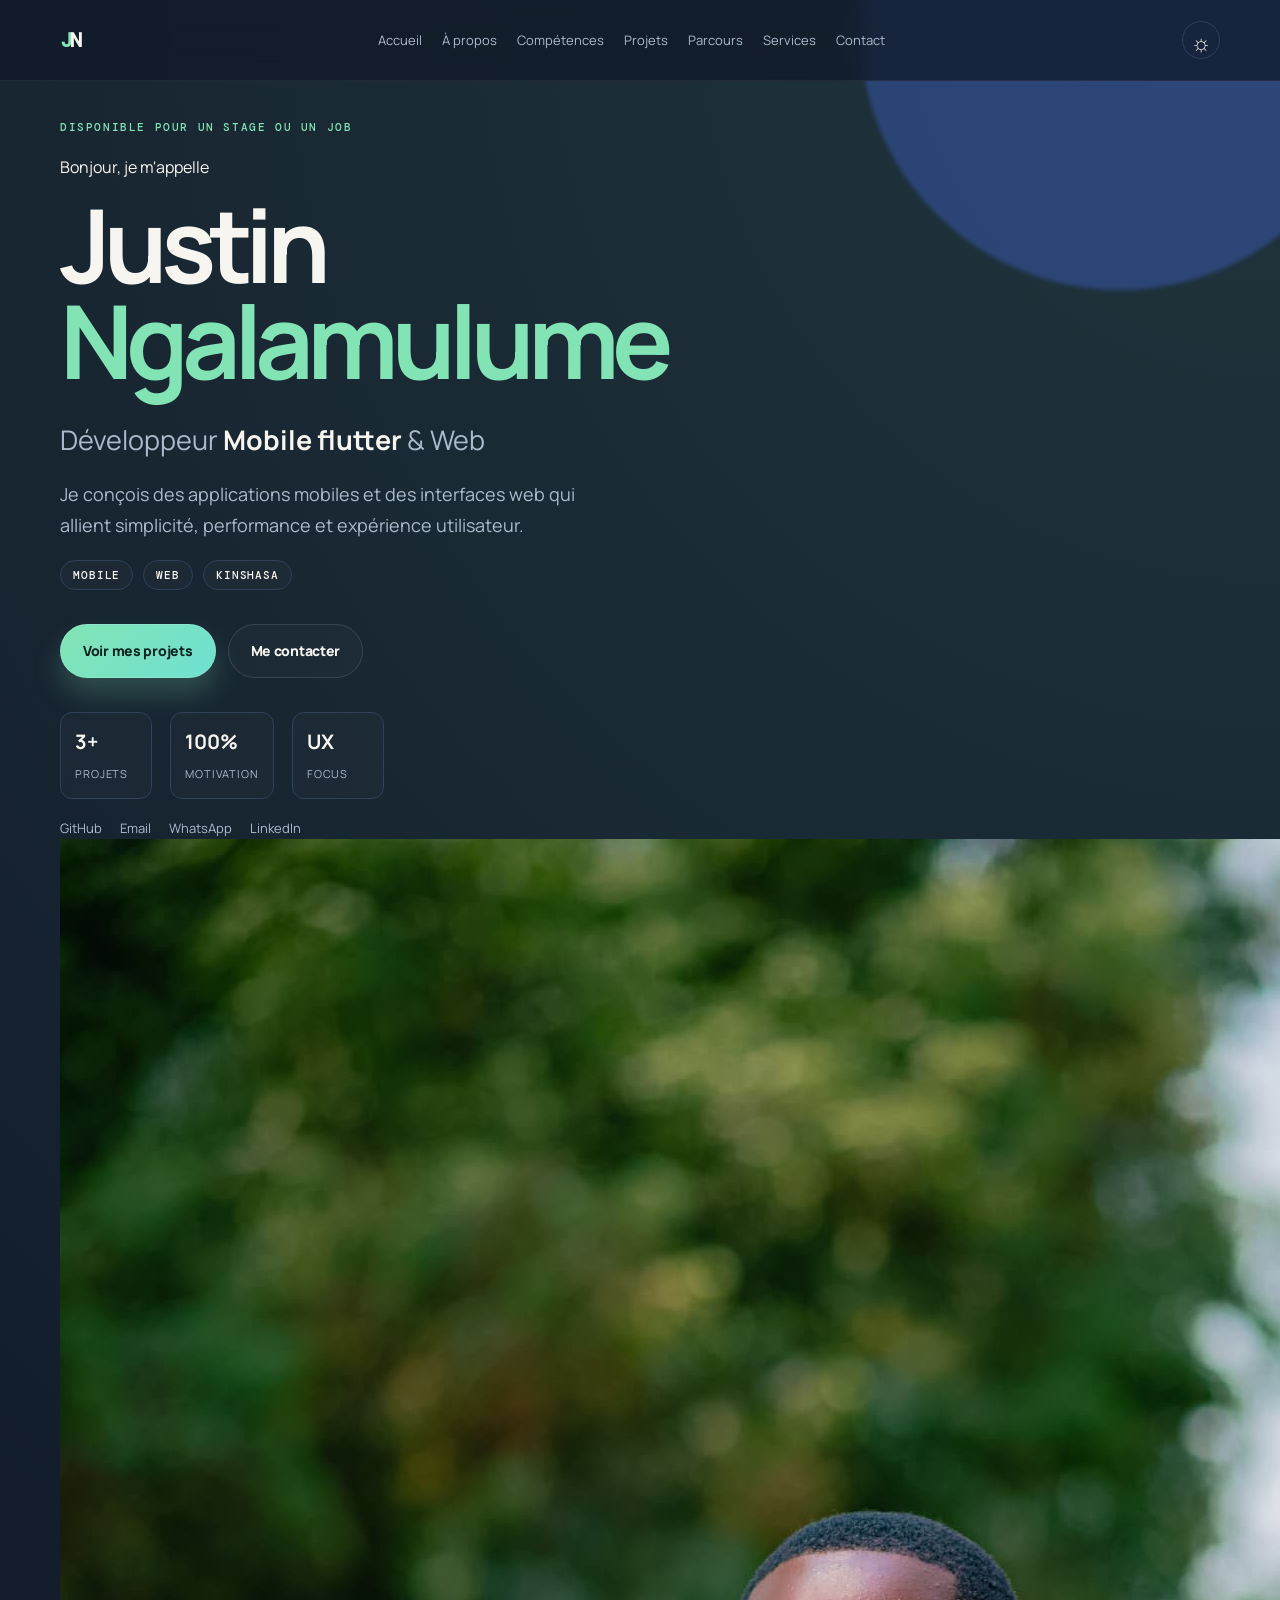
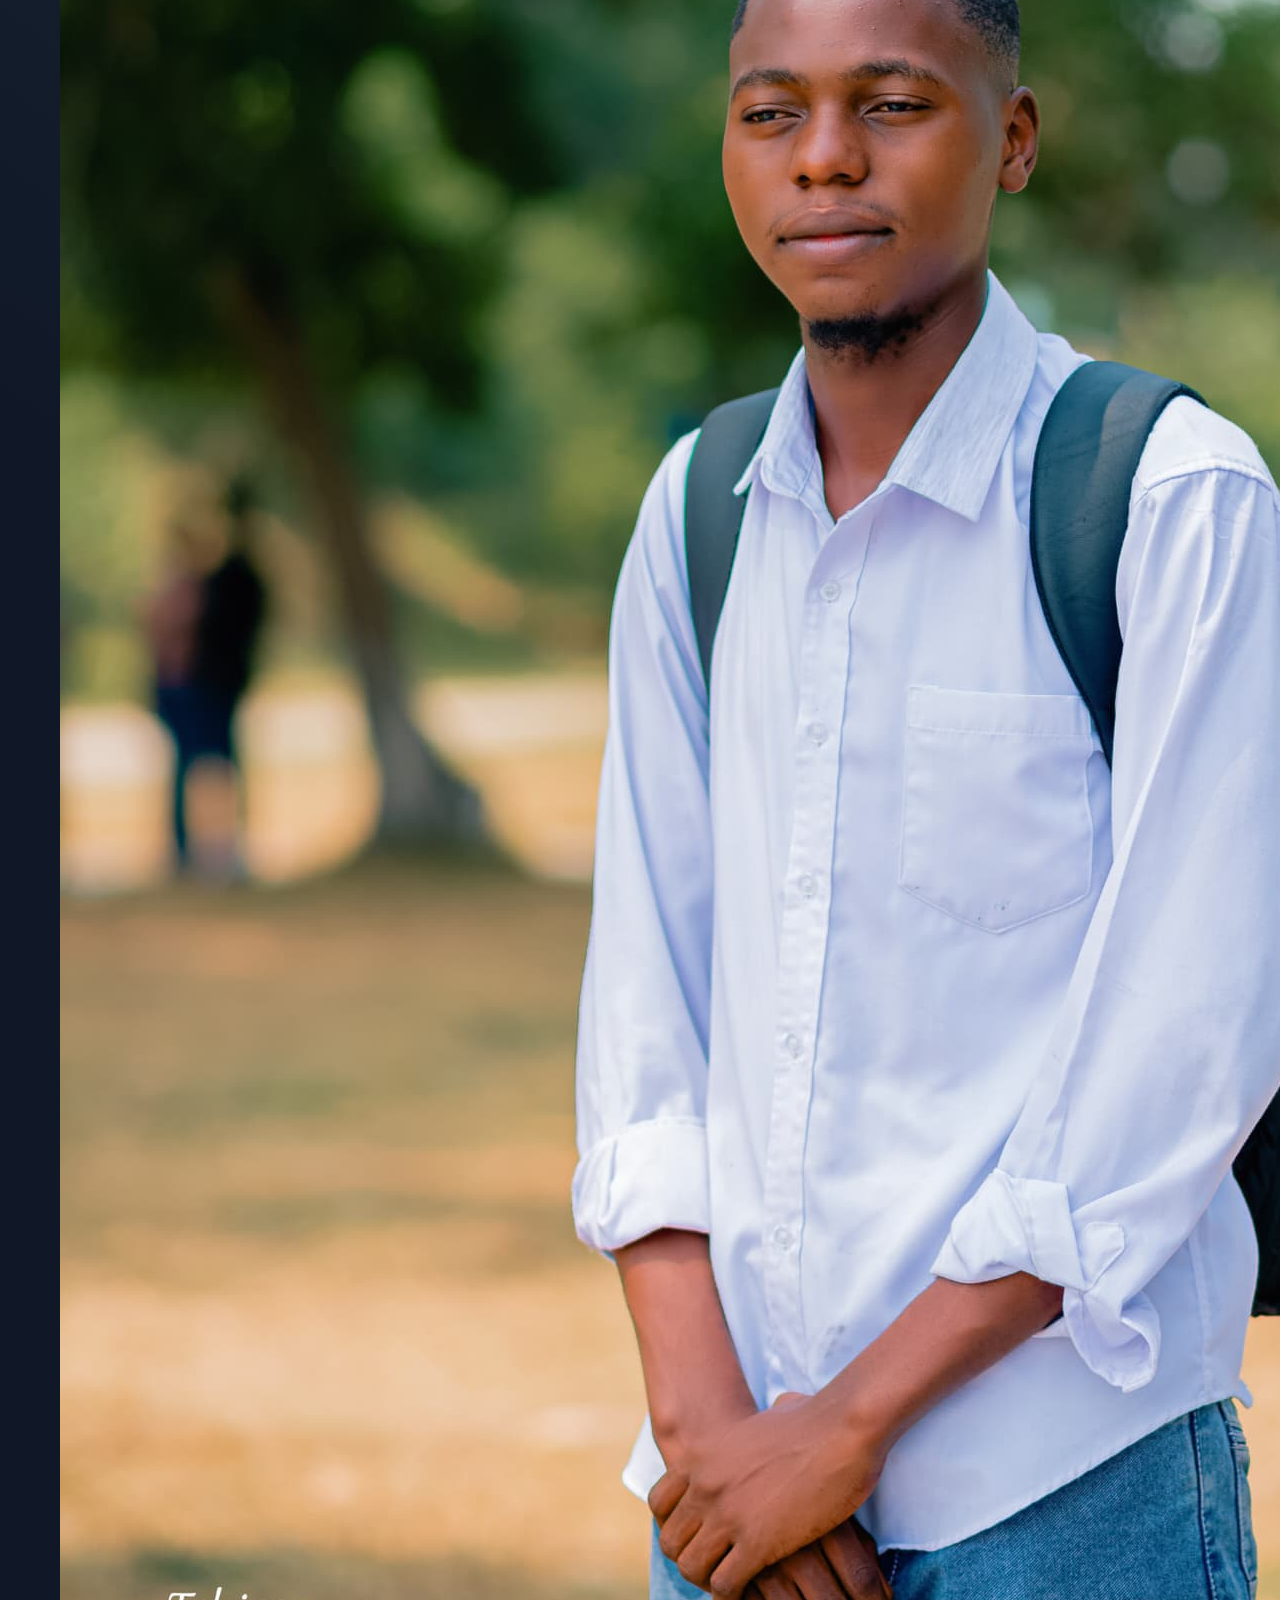
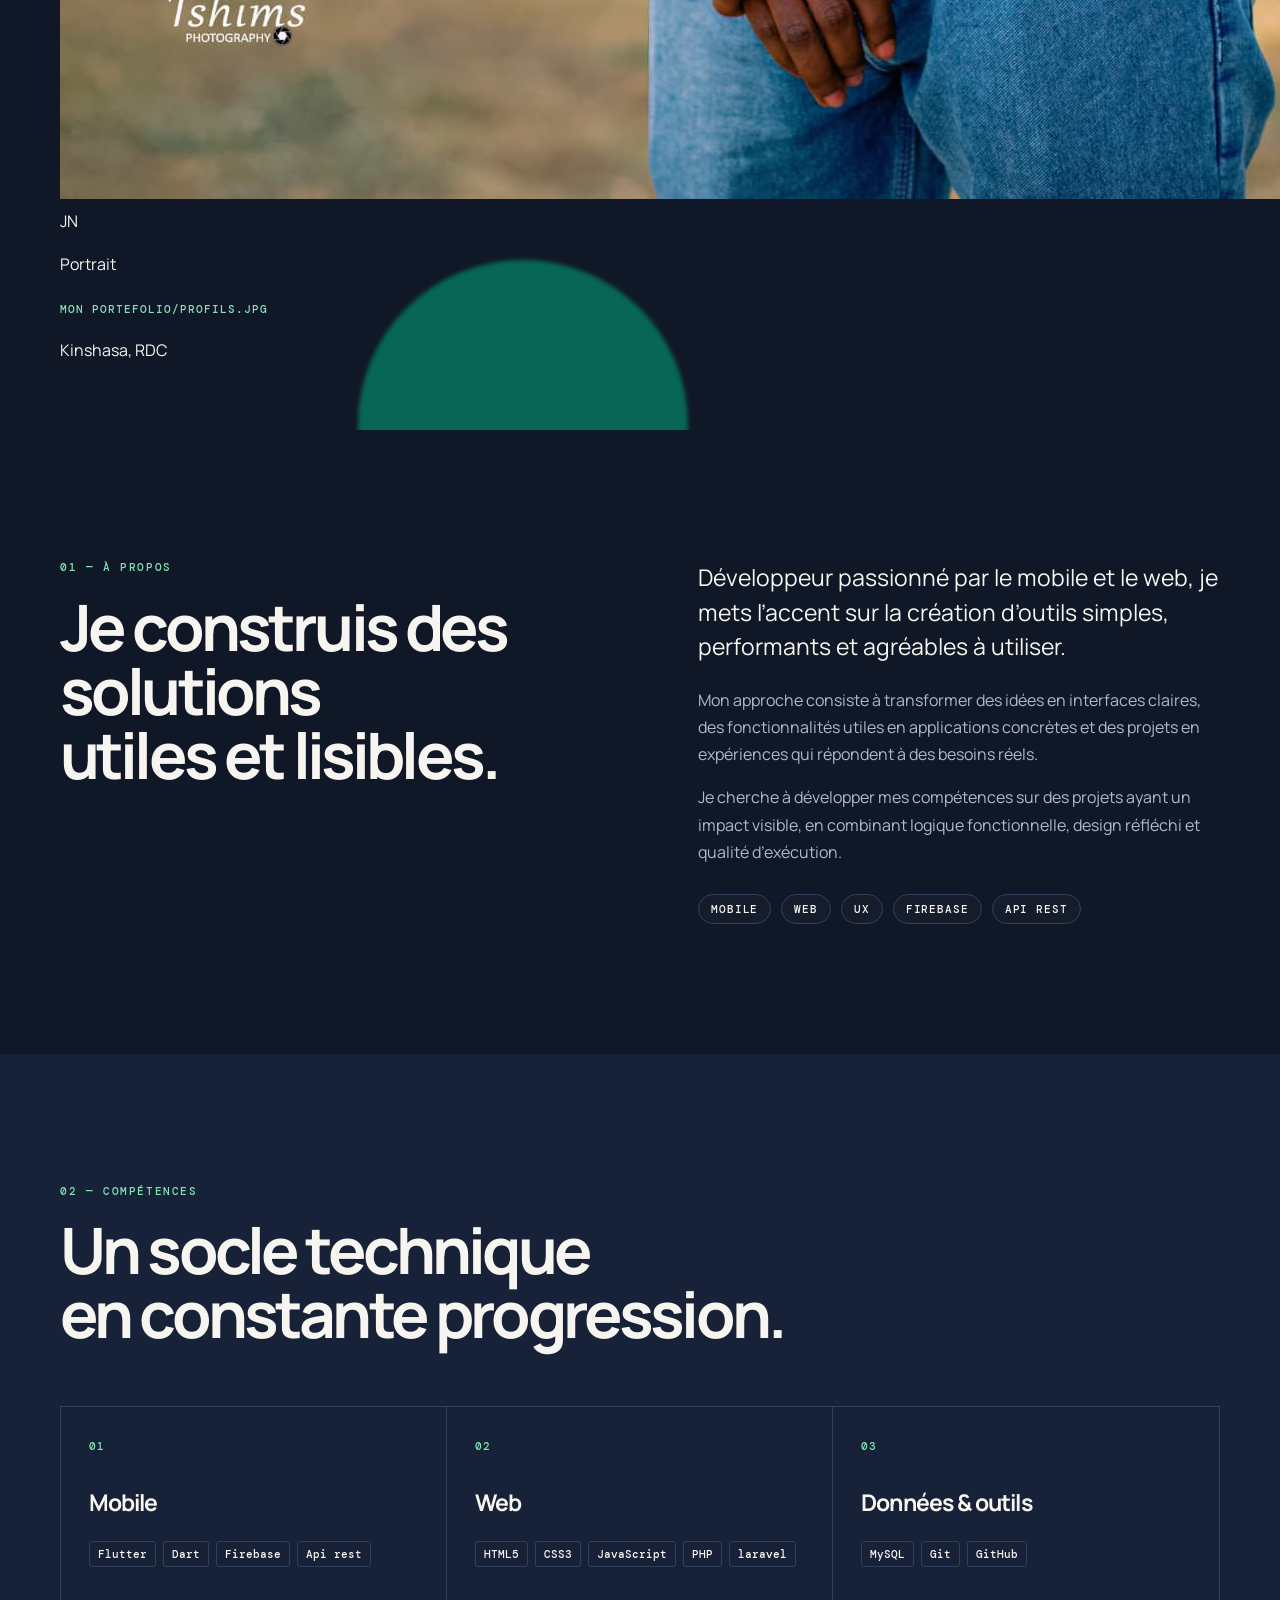
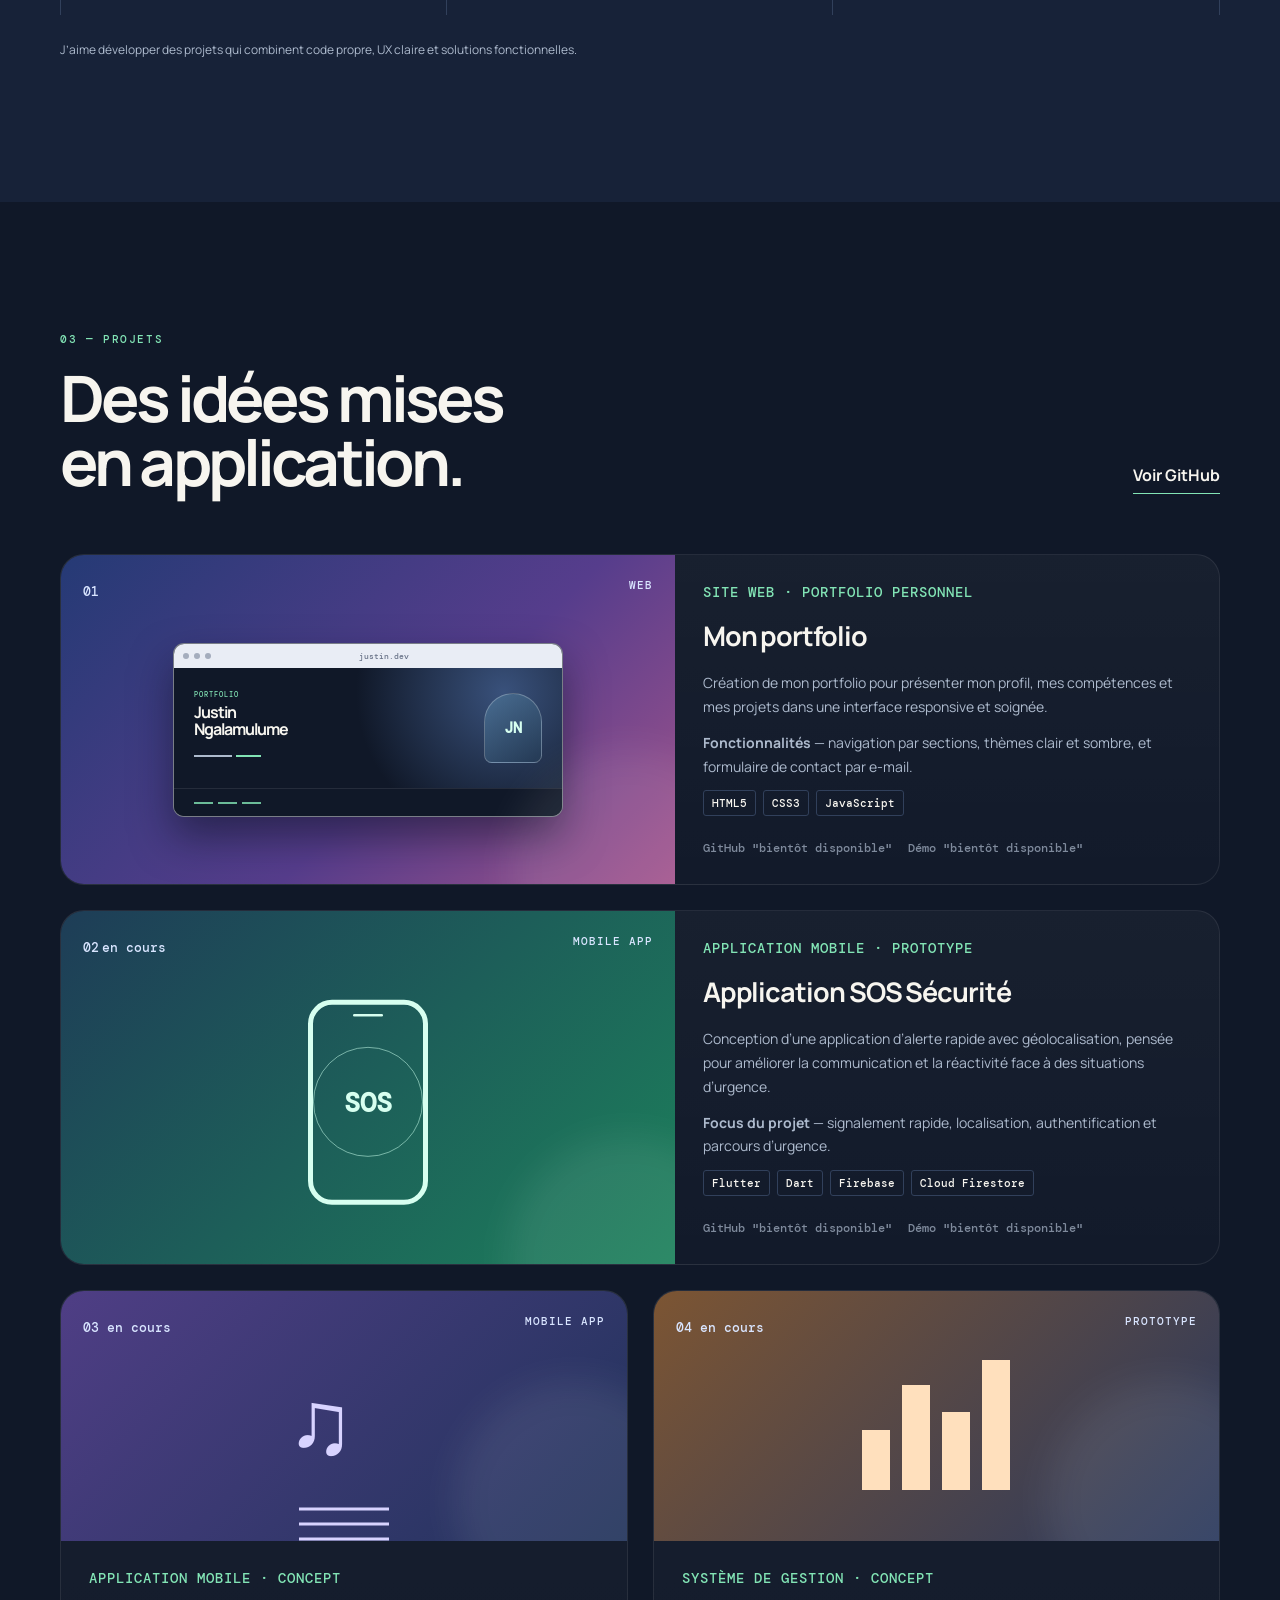
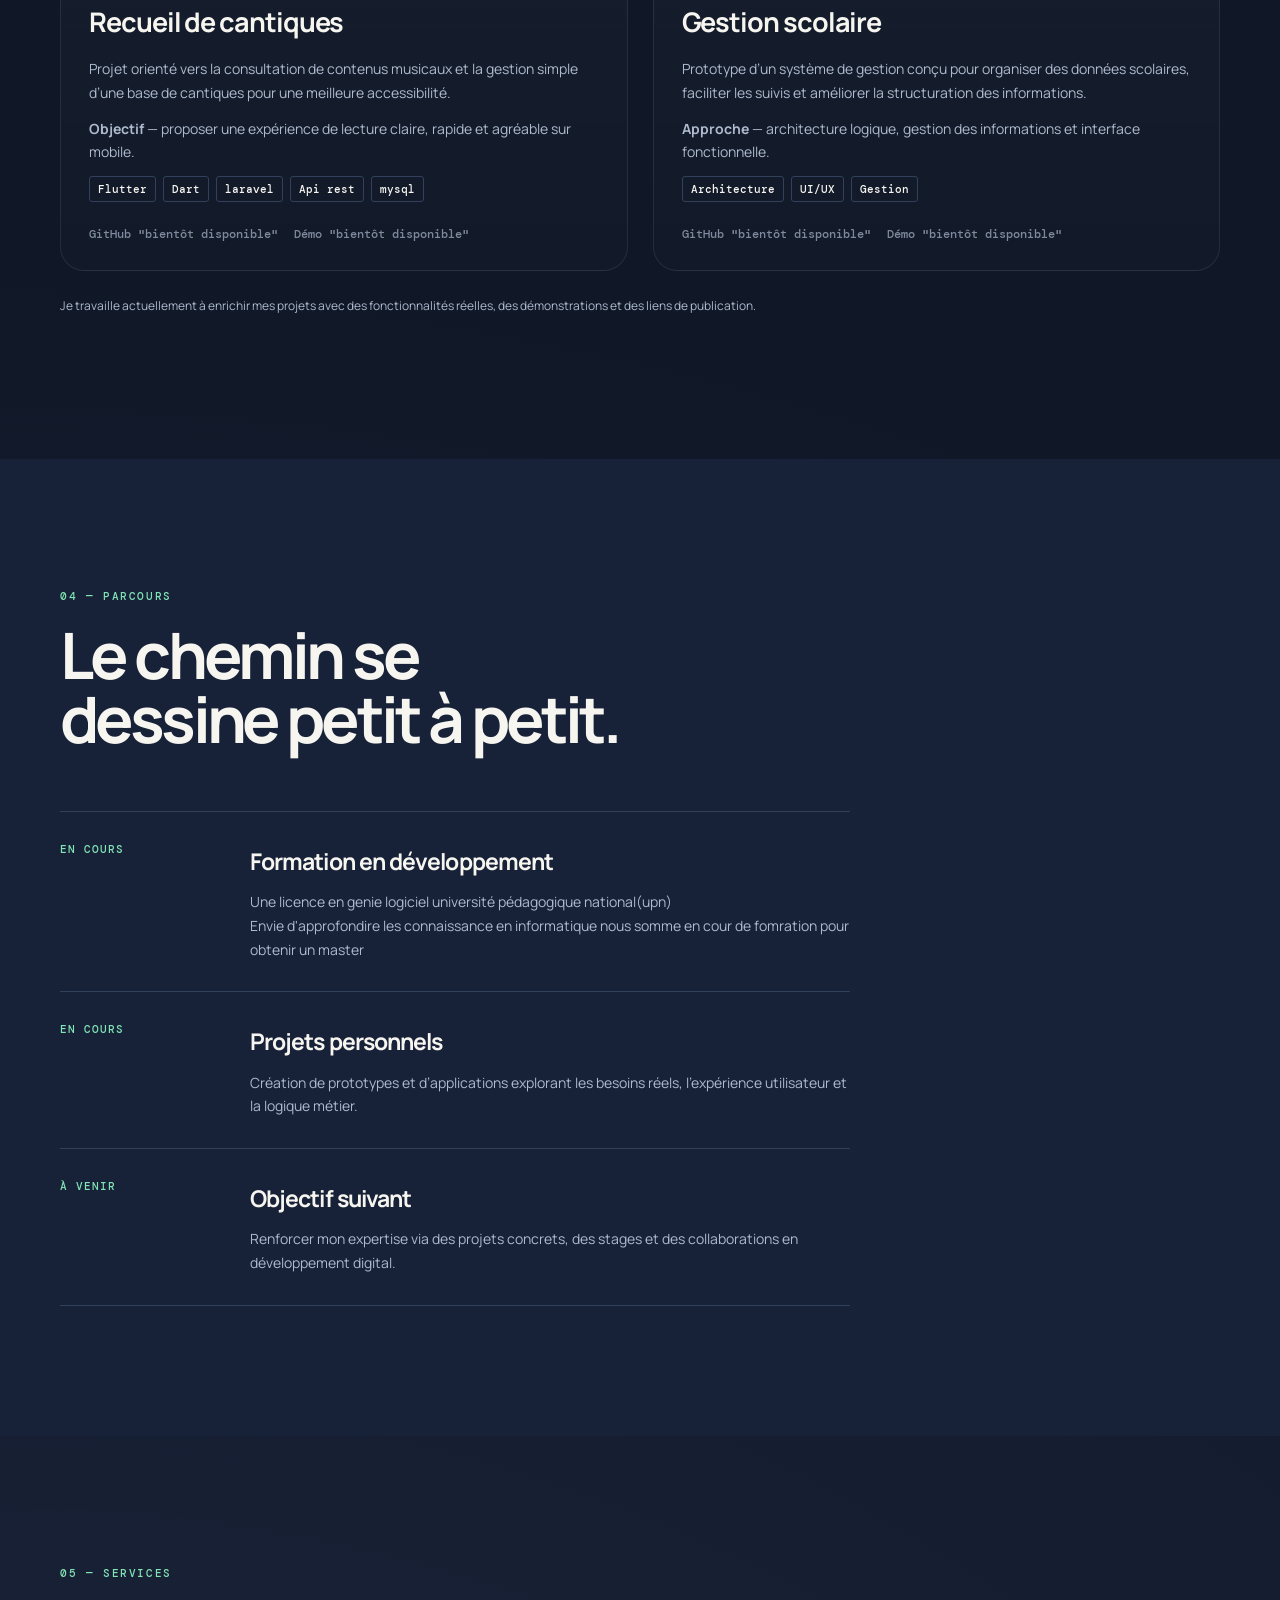
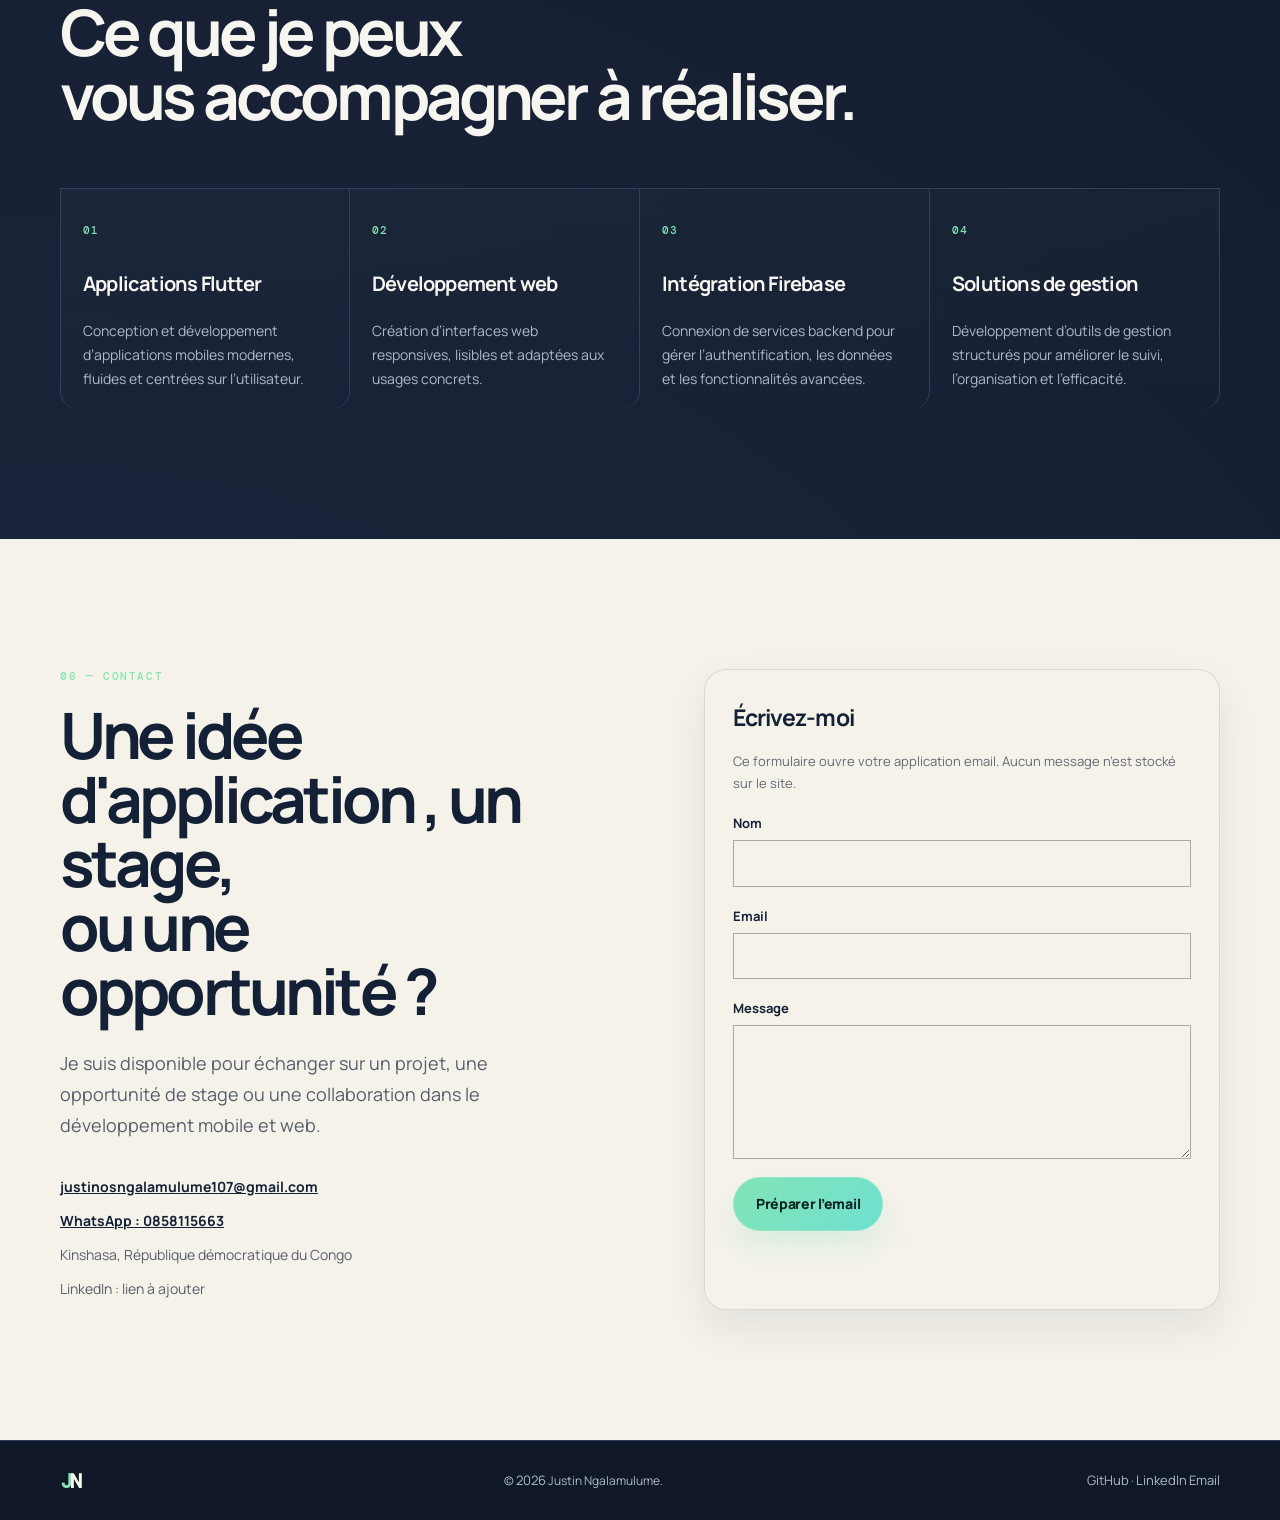
<file: index.html>
<!doctype html>
<html lang="fr">

<head>
    <meta charset="utf-8">
    <meta name="viewport" content="width=device-width,initial-scale=1">
    <meta name="description"
        content="Portfolio de Justin Ngalamulume, développeur Flutter et Web basé à Kinshasa, RDC.">
    <meta name="author" content="Justin Ngalamulume">
    <meta name="theme-color" content="#101828">
    <title>Justin Ngalamulume | Développeur Flutter & Web</title>
    <link rel="preconnect" href="https://fonts.googleapis.com">
    <link rel="preconnect" href="https://fonts.gstatic.com" crossorigin>
    <link href="https://fonts.googleapis.com/css2?family=DM+Mono&family=Manrope:wght@400;500;600;700;800&display=swap"
        rel="stylesheet">
    <link rel="stylesheet" href="style.css">
</head>

<body>
    <a class="skip" href="#main">Aller au contenu</a>
    <header id="top">
        <nav class="nav wrap" aria-label="Navigation principale">
            <a class="brand" href="#accueil" aria-label="Accueil de Justin Ngalamulume"><b>J</b>N</a>
            <button class="menu" aria-label="Ouvrir le menu" aria-controls="links" aria-expanded="false">
                <i></i><i></i><i></i>
            </button>
            <div class="links" id="links">
                <a href="#accueil">Accueil</a>
                <a href="#apropos">À propos</a>
                <a href="#competences">Compétences</a>
                <a href="#projets">Projets</a>
                <a href="#parcours">Parcours</a>
                <a href="#services">Services</a>
                <a href="#contact">Contact</a>
            </div>
            <button class="theme" aria-label="Activer le thème clair" title="Changer de thème">☼</button>
        </nav>
    </header>
    <main id="main">
        <section class="hero" id="accueil">
            <span class="orb one"></span><span class="orb two"></span>
            <div class="wrap hero-in">
                <div class="hero-copy">
                    <p class="kicker">Disponible pour un stage ou un job</p>
                    <p class="hello">Bonjour, je m'appelle</p>
                    <h1>Justin<br><em>Ngalamulume</em></h1>
                    <p class="role">Développeur <strong>Mobile flutter </strong> & Web</p>
                    <p class="intro">Je conçois des applications mobiles et des interfaces web qui allient simplicité, performance et expérience utilisateur.</p>
                    <div class="hero-meta">
                        <span class="pill">Mobile</span>
                        <span class="pill">Web</span>
                        <span class="pill">Kinshasa</span>
                    </div>
                    <p class="actions">
                        <a class="btn primary" href="#projets">Voir mes projets </a>
                        <a class="btn secondary" href="#contact">Me contacter</a>
                    </p>
                    <div class="stat-list">
                        <div class="stat">
                            <strong>3+</strong>
                            <span>Projets</span>
                        </div>
                        <div class="stat">
                            <strong>100%</strong>
                            <span>Motivation</span>
                        </div>
                        <div class="stat">
                            <strong>UX</strong>
                            <span>Focus</span>
                        </div>
                    </div>
                    <div class="social">
                        <a href="https://github.com/Justin-alt-debug" target="_blank" rel="noopener">GitHub </a>
                        <a href="mailto:justinosngalamulume107@gmail.com?subject=Contact%20portfolio">Email </a>
                        <a href="https://wa.me/243858115663" target="_blank" rel="noopener">WhatsApp </a>
                        <a href="https://www.linkedin.com/in/justino-s-ngalamulume-077237412/" target="_blank" rel="noopener">LinkedIn</a>
                    </div>
                </div>
                <div class="portrait-wrap">
                    <div class="portrait">
                        <img src="mon%20portefolio/profils.jpg" alt="Portrait de Justin Ngalamulume" onerror="this.style.display='none';this.nextElementSibling.hidden=false">
                        <div class="portrait-placeholder"><span>JN</span>
                            <p>Portrait</p><small>mon portefolio/profils.jpg</small>
                        </div>
                    </div>
                    <p class="portrait-caption"><span></span> Kinshasa, RDC</p>
                </div>
            </div>
        </section>

        <section class="section" id="apropos">
            <div class="wrap split">
                <div class="heading reveal">
                    <p class="kicker">01 — À propos</p>
                    <h2>Je construis des solutions<br>utiles et lisibles.</h2>
                </div>
                <div class="about reveal">
                    <p class="lead">Développeur  passionné par le mobile et le web, je mets l’accent sur la création d’outils simples, performants et agréables à utiliser.</p>
                    <p>Mon approche consiste à transformer des idées en interfaces claires, des fonctionnalités utiles en applications concrètes et des projets en expériences qui répondent à des besoins réels.</p>
                    <p>Je cherche à développer mes compétences sur des projets ayant un impact visible, en combinant logique fonctionnelle, design réfléchi et qualité d’exécution.</p>
                    <div class="about-pills">
                        <span>Mobile</span>
                        <span>Web</span>
                        <span>UX</span>
                        <span>Firebase</span>
                        <span>API rest</span>
                    </div>
                </div>
            </div>
        </section>

        <section class="section tint" id="competences">
            <div class="wrap">
                <div class="heading reveal">
                    <p class="kicker">02 — Compétences</p>
                    <h2>Un socle technique<br>en constante progression.</h2>
                </div>
                <div class="skills reveal">
                    <article><small>01</small>
                        <h3>Mobile</h3>
                        <p class="tags"><b>Flutter</b><b>Dart</b><b>Firebase</b><b>Api rest</b></p>
                    </article>
                    <article><small>02</small>
                        <h3>Web</h3>
                        <p class="tags"><b>HTML5</b><b>CSS3</b><b>JavaScript</b><b>PHP</b><b>laravel</b></p>
                    </article>
                    <article><small>03</small>
                        <h3>Données & outils</h3>
                        <p class="tags"><b>MySQL</b><b>Git</b><b>GitHub</b></p>
                    </article>
                </div>
                <p class="hint">J’aime développer des projets qui combinent code propre, UX claire et solutions fonctionnelles.</p>
            </div>
        </section>

        <section class="section" id="projets">
            <div class="wrap">
                <div class="projects-head reveal">
                    <div class="heading">
                        <p class="kicker">03 — Projets</p>
                        <h2>Des idées mises<br>en application.</h2>
                    </div>
                    <a class="plain" href="https://github.com/Justin-alt-debug" target="_blank" rel="noopener">Voir GitHub </a>
                </div>
                <div class="projects">
                    <article class="project featured reveal">
                        <div class="visual portfolio-visual"><span>01</span><small> web</small>
                            <div class="portfolio-preview" aria-hidden="true">
                                <div class="preview-bar"><i></i><i></i><i></i><span>justin.dev</span></div>
                                <div class="preview-content">
                                    <div class="preview-copy"><small>PORTFOLIO</small><b>Justin<br>Ngalamulume</b><span></span><span></span></div>
                                    <div class="preview-avatar">JN</div>
                                </div>
                                <div class="preview-footer"><i></i><i></i><i></i></div>
                            </div>
                        </div>
                        <div class="body">
                            <p class="type">Site web · Portfolio personnel</p>
                            <h3>Mon portfolio</h3>
                            <p>Création de mon portfolio pour présenter mon profil, mes compétences et mes projets dans une interface responsive et soignée.</p>
                            <p><strong>Fonctionnalités</strong> — navigation par sections, thèmes clair et sombre, et formulaire de contact par e-mail.</p>
                            <p class="tags"><b>HTML5</b><b>CSS3</b><b>JavaScript</b></p>
                            <div class="disabled"><span>GitHub "bientôt disponible"</span><span>Démo "bientôt disponible"</span></div>
                        </div>
                    </article>
                    <article class="project featured reveal">
                        <div class="visual sos"><span>02</span> <span>  en cours</span><small>Mobile app</small>
                            <div class="phone"><i></i><b>SOS</b><em></em></div>
                        </div>
                        <div class="body">
                            <p class="type">Application mobile · Prototype</p>
                            <h3>Application SOS Sécurité</h3>
                            <p>Conception d’une application d’alerte rapide avec géolocalisation, pensée pour améliorer la communication et la réactivité face à des situations d’urgence.</p>
                            <p><strong>Focus du projet</strong> — signalement rapide, localisation, authentification et parcours d’urgence.</p>
                            <p class="tags"><b>Flutter</b><b>Dart</b><b>Firebase</b><b>Cloud Firestore</b></p>
                            <div class="disabled"><span>GitHub "bientôt disponible"</span><span>Démo "bientôt disponible"</span></div>
                        </div>
                    </article>
                    <article class="project reveal">
                        <div class="visual hymn"><span>03</span><span>  en cours</span><small>Mobile app</small>
                            <div class="music">♫<i></i><i></i><i></i></div>
                        </div>
                        <div class="body">
                            <p class="type">Application mobile · Concept</p>
                            <h3>Recueil de cantiques</h3>
                            <p>Projet orienté vers la consultation de contenus musicaux et la gestion simple d’une base de cantiques pour une meilleure accessibilité.</p>
                            <p><strong>Objectif</strong> — proposer une expérience de lecture claire, rapide et agréable sur mobile.</p>
                            <p class="tags"><b>Flutter</b><b>Dart</b><b>laravel</b><b>Api rest</b> <b>mysql</b></p>
                            <div class="disabled"><span>GitHub "bientôt disponible"</span><span>Démo "bientôt disponible"</span></div>
                        </div>
                    </article>
                    <article class="project reveal">
                        <div class="visual school"><span>04</span><span>  en cours</span><small>Prototype</small>
                            <div class="bars"><i></i><i></i><i></i><i></i></div>
                        </div>
                        <div class="body">
                            <p class="type">Système de gestion · Concept</p>
                            <h3>Gestion scolaire</h3>
                            <p>Prototype d’un système de gestion conçu pour organiser des données scolaires, faciliter les suivis et améliorer la structuration des informations.</p>
                            <p><strong>Approche</strong> — architecture logique, gestion des informations et interface fonctionnelle.</p>
                            <p class="tags"><b>Architecture</b><b>UI/UX</b><b>Gestion</b></p>
                            <div class="disabled"><span>GitHub "bientôt disponible"</span><span>Démo "bientôt disponible"</span></div>
                        </div>
                    </article>
                </div>
                <p class="hint">Je travaille actuellement à enrichir mes projets avec des fonctionnalités réelles, des démonstrations et des liens de publication.</p>
            </div>
        </section>

        <section class="section tint" id="parcours">
            <div class="wrap">
                <div class="heading reveal">
                    <p class="kicker">04 — Parcours</p>
                    <h2>Le chemin se<br>dessine petit à petit.</h2>
                </div>
                <ol class="timeline reveal">
                    <li><small>En cours</small>
                        <div>
                            <h3>Formation en développement</h3>
                            <p>Une licence en genie logiciel université pédagogique national(upn)</p>
                            <p>Envie d'approfondire les connaissance en informatique nous somme en cour de fomration pour obtenir un master </p>
                        </div>
                    </li>
                    <li><small>En cours</small>
                        <div>
                            <h3>Projets personnels</h3>
                            <p>Création de prototypes et d’applications explorant les besoins réels, l’expérience utilisateur et la logique métier.</p>
                        </div>
                    </li>
                    <li><small>À venir</small>
                        <div>
                            <h3>Objectif suivant</h3>
                            <p>Renforcer mon expertise via des projets concrets, des stages et des collaborations en développement digital.</p>
                        </div>
                    </li>
                </ol>
            </div>
        </section>

        <section class="section" id="services">
            <div class="wrap">
                <div class="heading reveal">
                    <p class="kicker">05 — Services</p>
                    <h2>Ce que je peux<br>vous accompagner à réaliser.</h2>
                </div>
                <div class="services reveal">
                    <article><small>01</small>
                        <h3>Applications Flutter</h3>
                        <p>Conception et développement d’applications mobiles modernes, fluides et centrées sur l’utilisateur.</p>
                    </article>
                    <article><small>02</small>
                        <h3>Développement web</h3>
                        <p>Création d’interfaces web responsives, lisibles et adaptées aux usages concrets.</p>
                    </article>
                    <article><small>03</small>
                        <h3>Intégration Firebase</h3>
                        <p>Connexion de services backend pour gérer l’authentification, les données et les fonctionnalités avancées.</p>
                    </article>
                    <article><small>04</small>
                        <h3>Solutions de gestion</h3>
                        <p>Développement d’outils de gestion structurés pour améliorer le suivi, l’organisation et l’efficacité.</p>
                    </article>
                </div>
            </div>
        </section>

        <section class="contact" id="contact">
            <div class="wrap contact-grid">
                <div class="reveal">
                    <p class="kicker">06 — Contact</p>
                    <h2>Une idée d'application , un stage,<br> ou une opportunité ?</h2>
                    <p class="intro">Je suis disponible pour échanger sur un projet, une opportunité de stage ou une collaboration dans le développement mobile et web.</p>
                    <div class="details">
                        <a href="mailto:justinosngalamulume107@gmail.com?subject=Contact%20portfolio">justinosngalamulume107@gmail.com </a>
                        <a href="https://wa.me/243858115663" target="_blank" rel="noopener">WhatsApp : 0858115663 </a>
                        <p>Kinshasa, République démocratique du Congo</p>
                        <p>LinkedIn : lien à ajouter</p>
                    </div>
                </div>
                <form class="form reveal" id="contact-form">
                    <div>
                        <h3>Écrivez-moi</h3>
                        <p>Ce formulaire ouvre votre application email. Aucun message n’est stocké sur le site.</p>
                    </div>
                    <label>Nom<input name="name" autocomplete="name" required></label>
                    <label>Email<input name="email" type="email" autocomplete="email" required></label>
                    <label>Message<textarea name="message" rows="5" required></textarea></label>
                    <button class="btn primary" type="submit">Préparer l’email </button>
                    <p id="status" aria-live="polite"></p>
                </form>
            </div>
        </section>
    </main>
    <footer>
        <div class="wrap footer">
            <a class="brand" href="#accueil"><b>J</b>N</a>
            <p>© <span id="year"></span> Justin Ngalamulume.</p>
            <p>
                <a href="https://github.com/Justin-alt-debug" target="_blank" rel="noopener">GitHub</a> ·
                <a href="https://www.linkedin.com/in/justino-s-ngalamulume-077237412/" target="_blank" rel="noopener">LinkedIn</a> <a href="mailto:justinosngalamulume107@gmail.com">Email</a>
            </p>
        </div>
    </footer>
    <a class="up" href="#top" aria-label="Retour en haut">↑</a>
    <script src="main.js"></script>
</body>

</html>
</file>
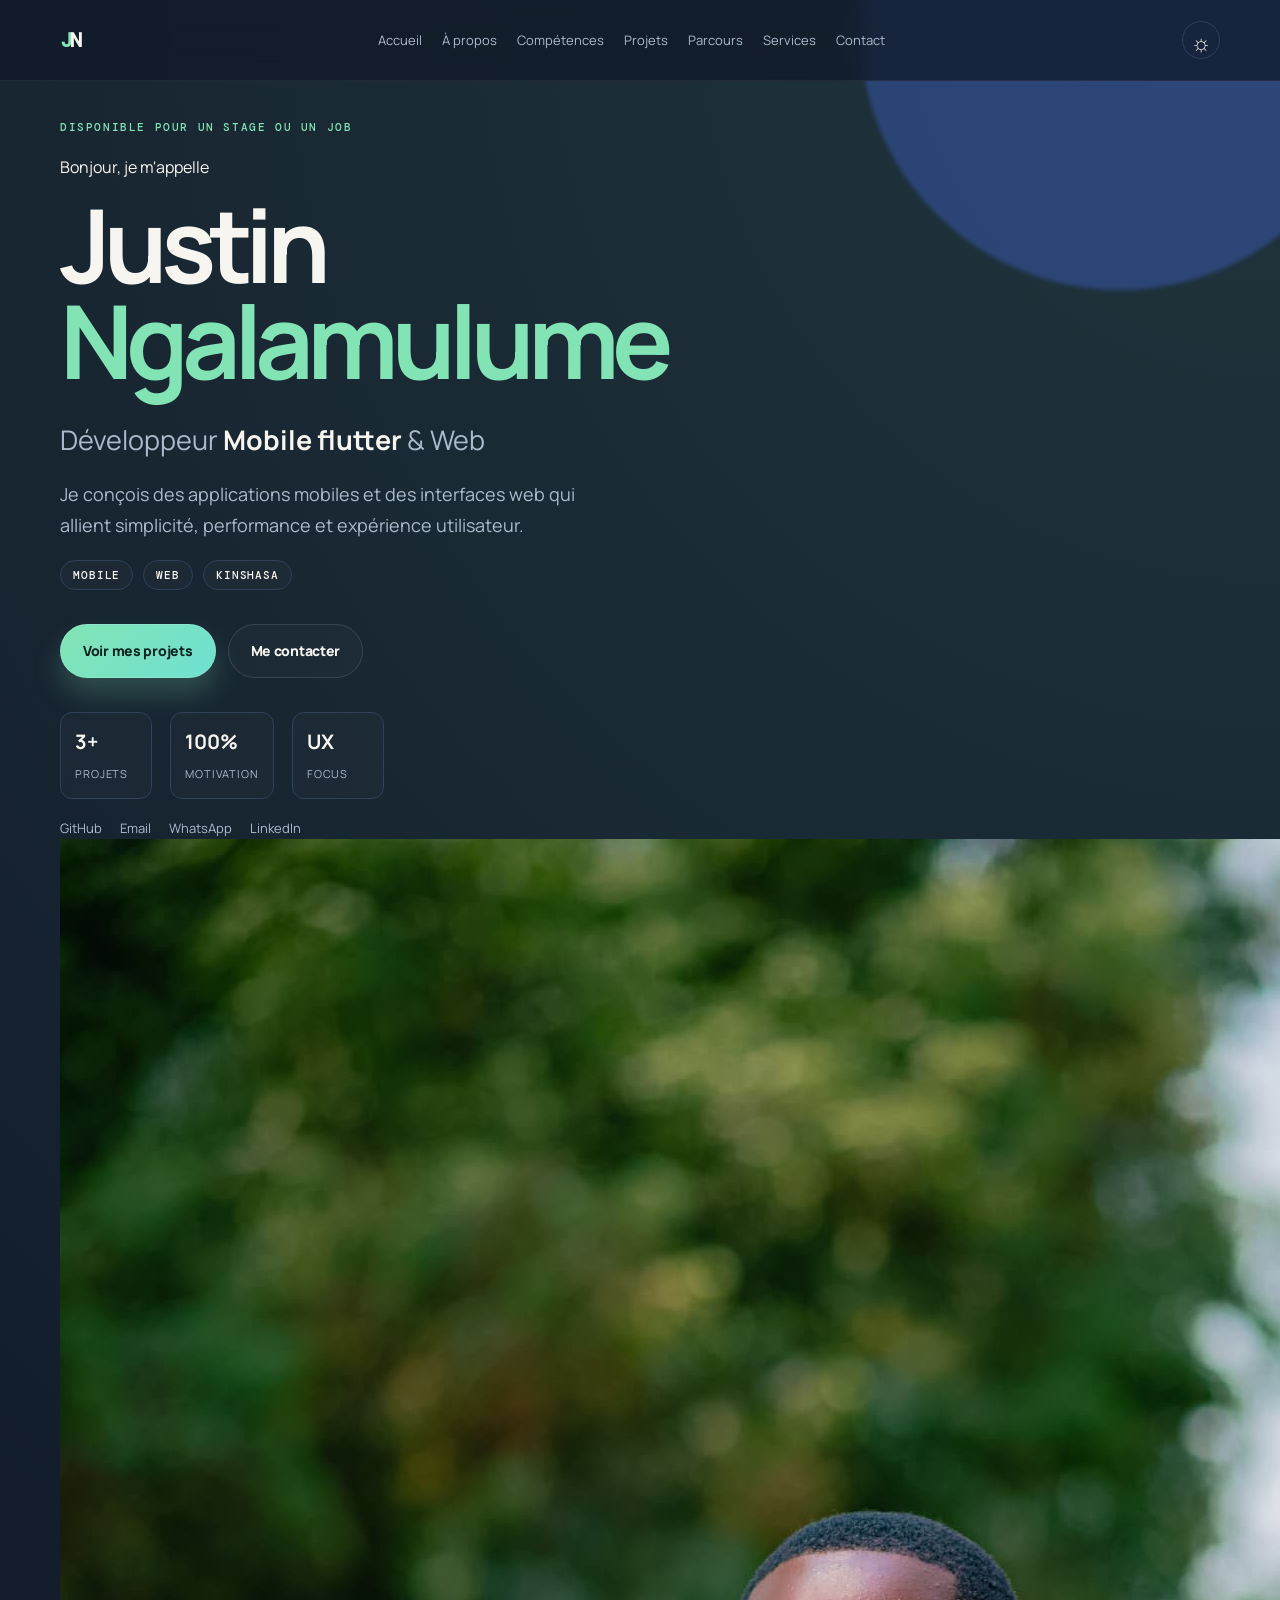
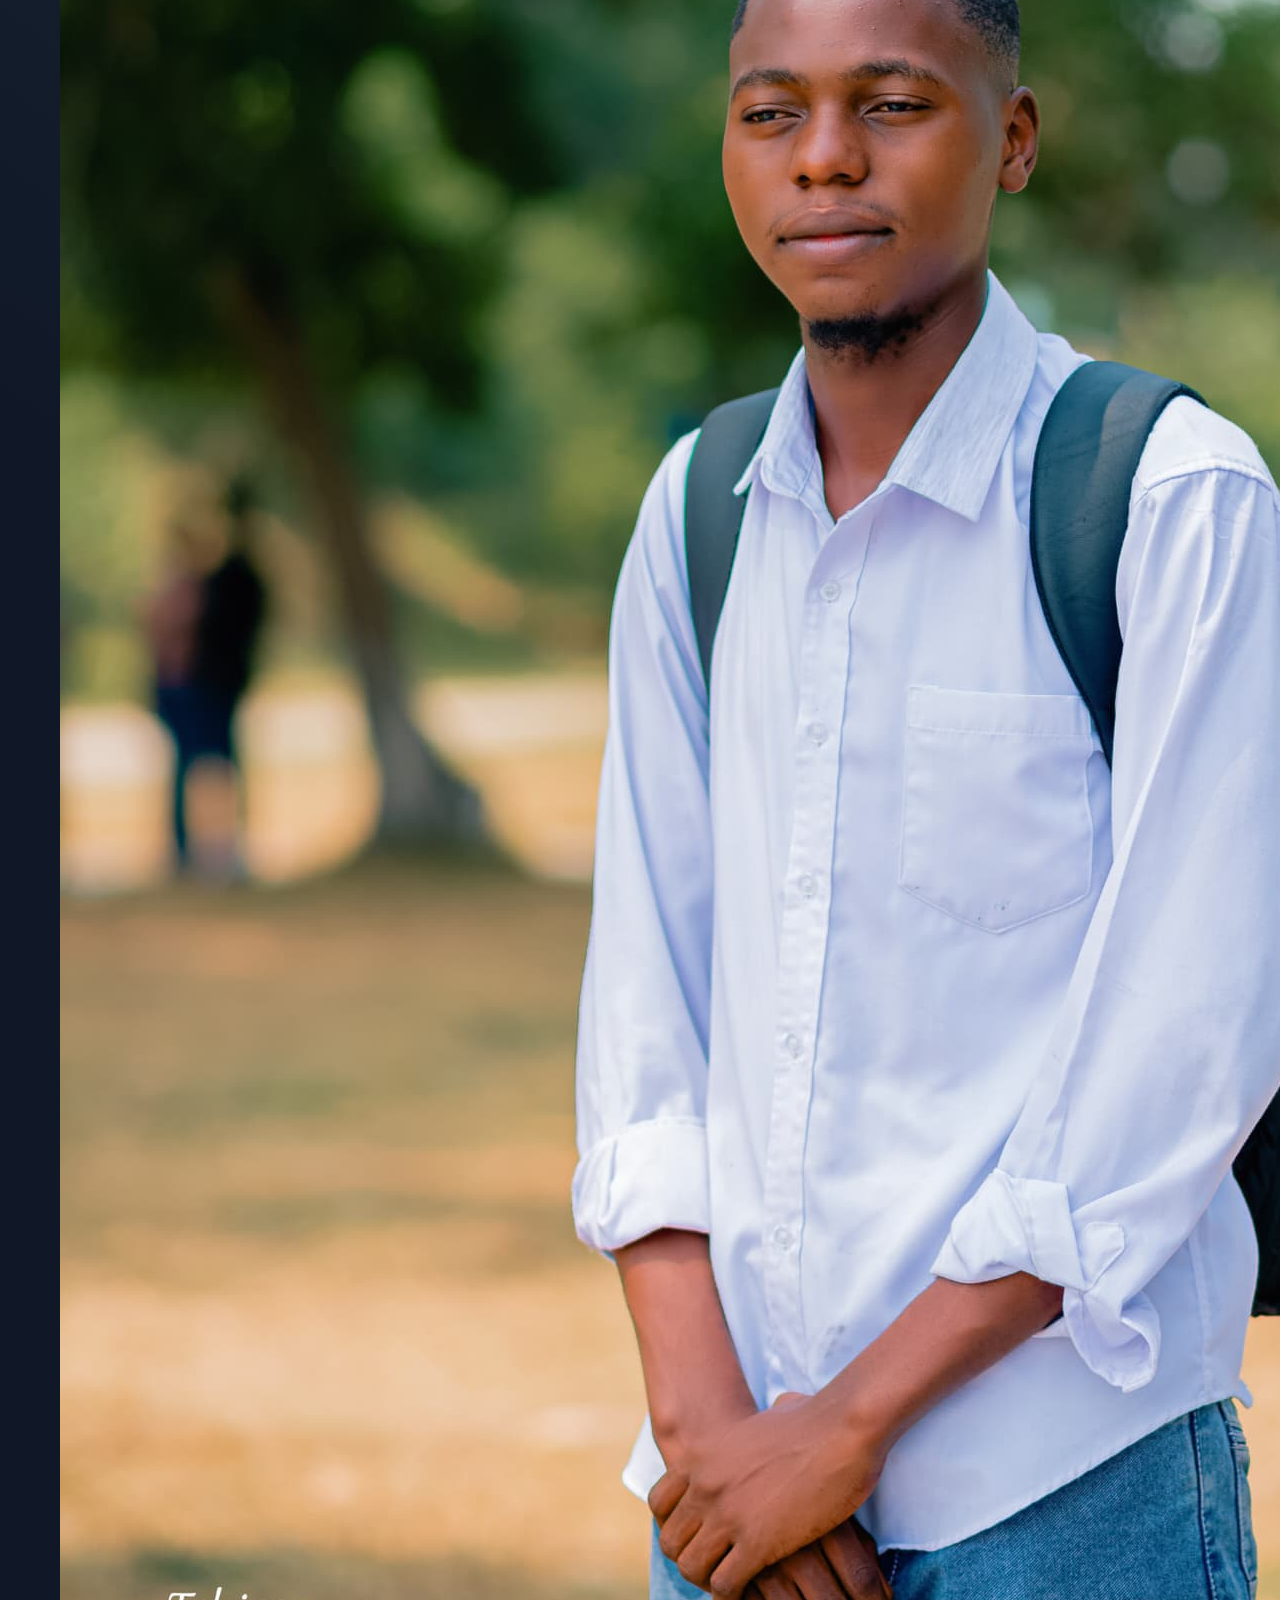
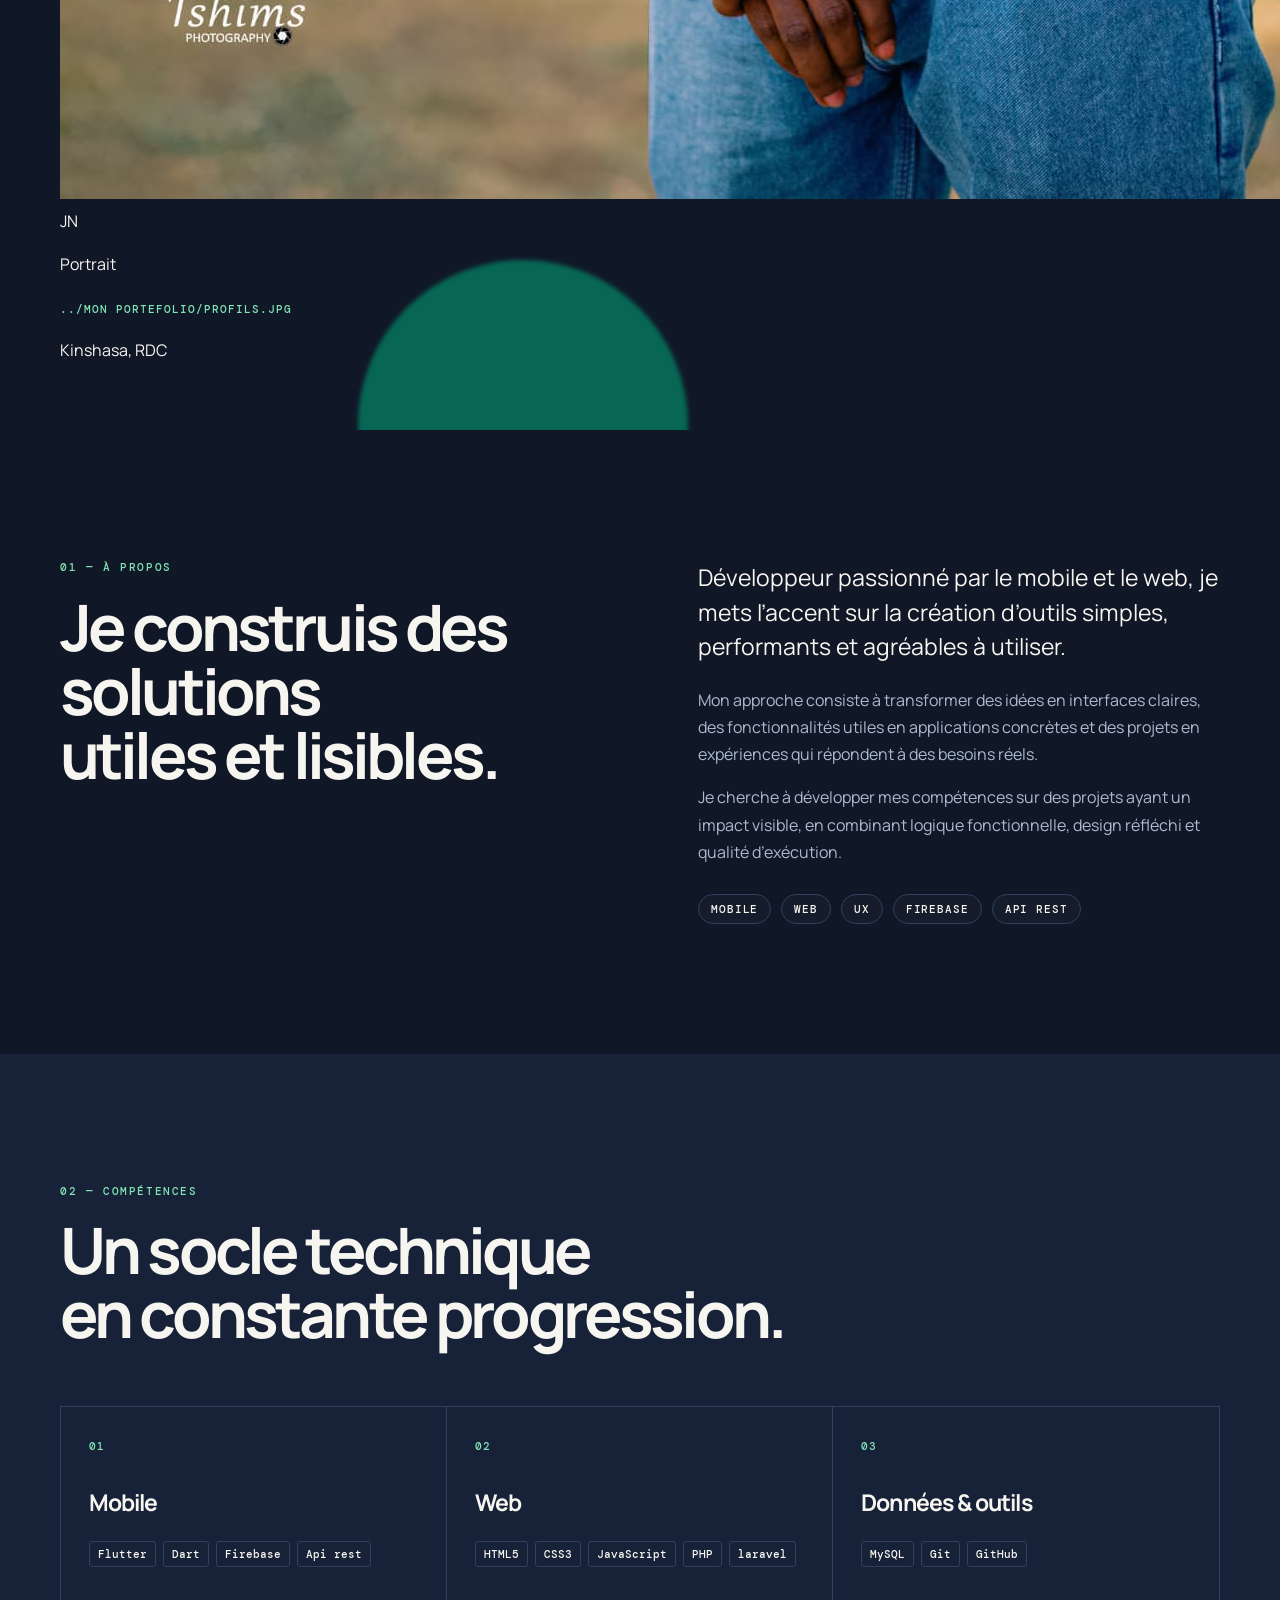
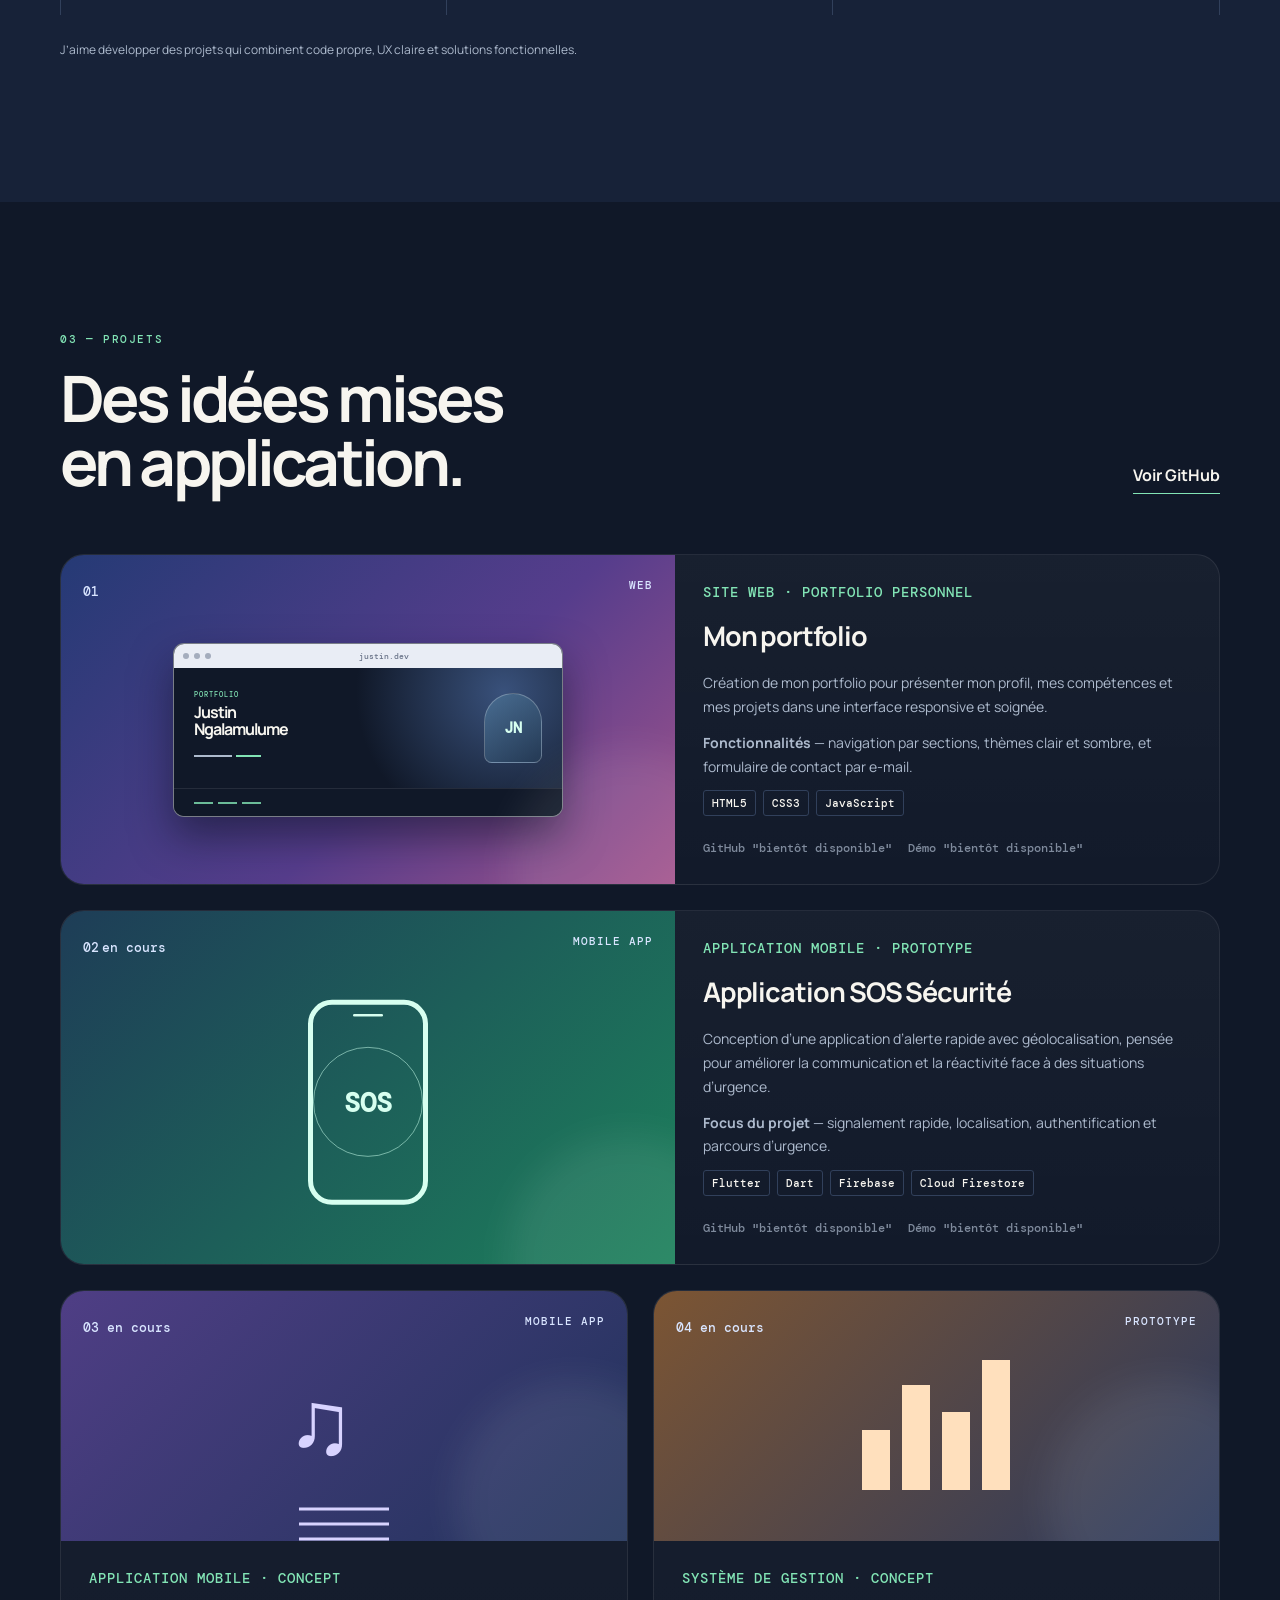
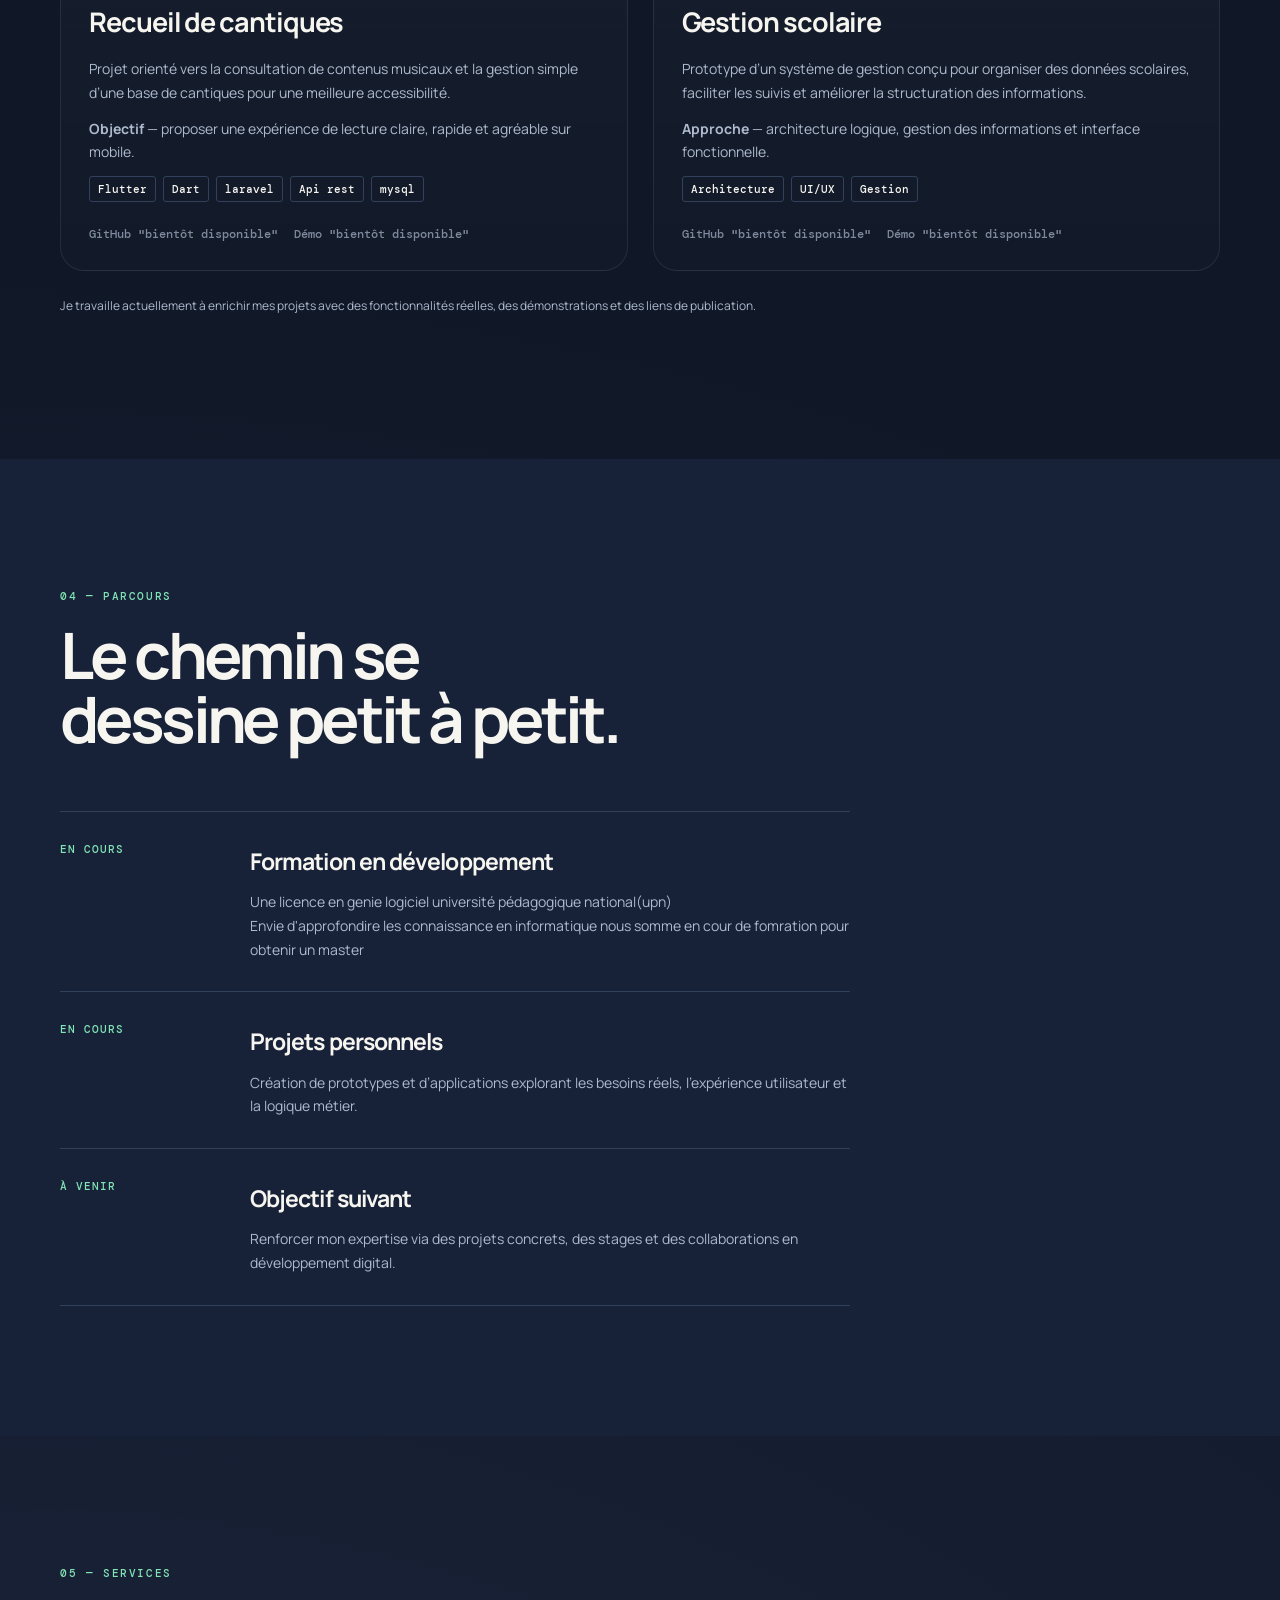
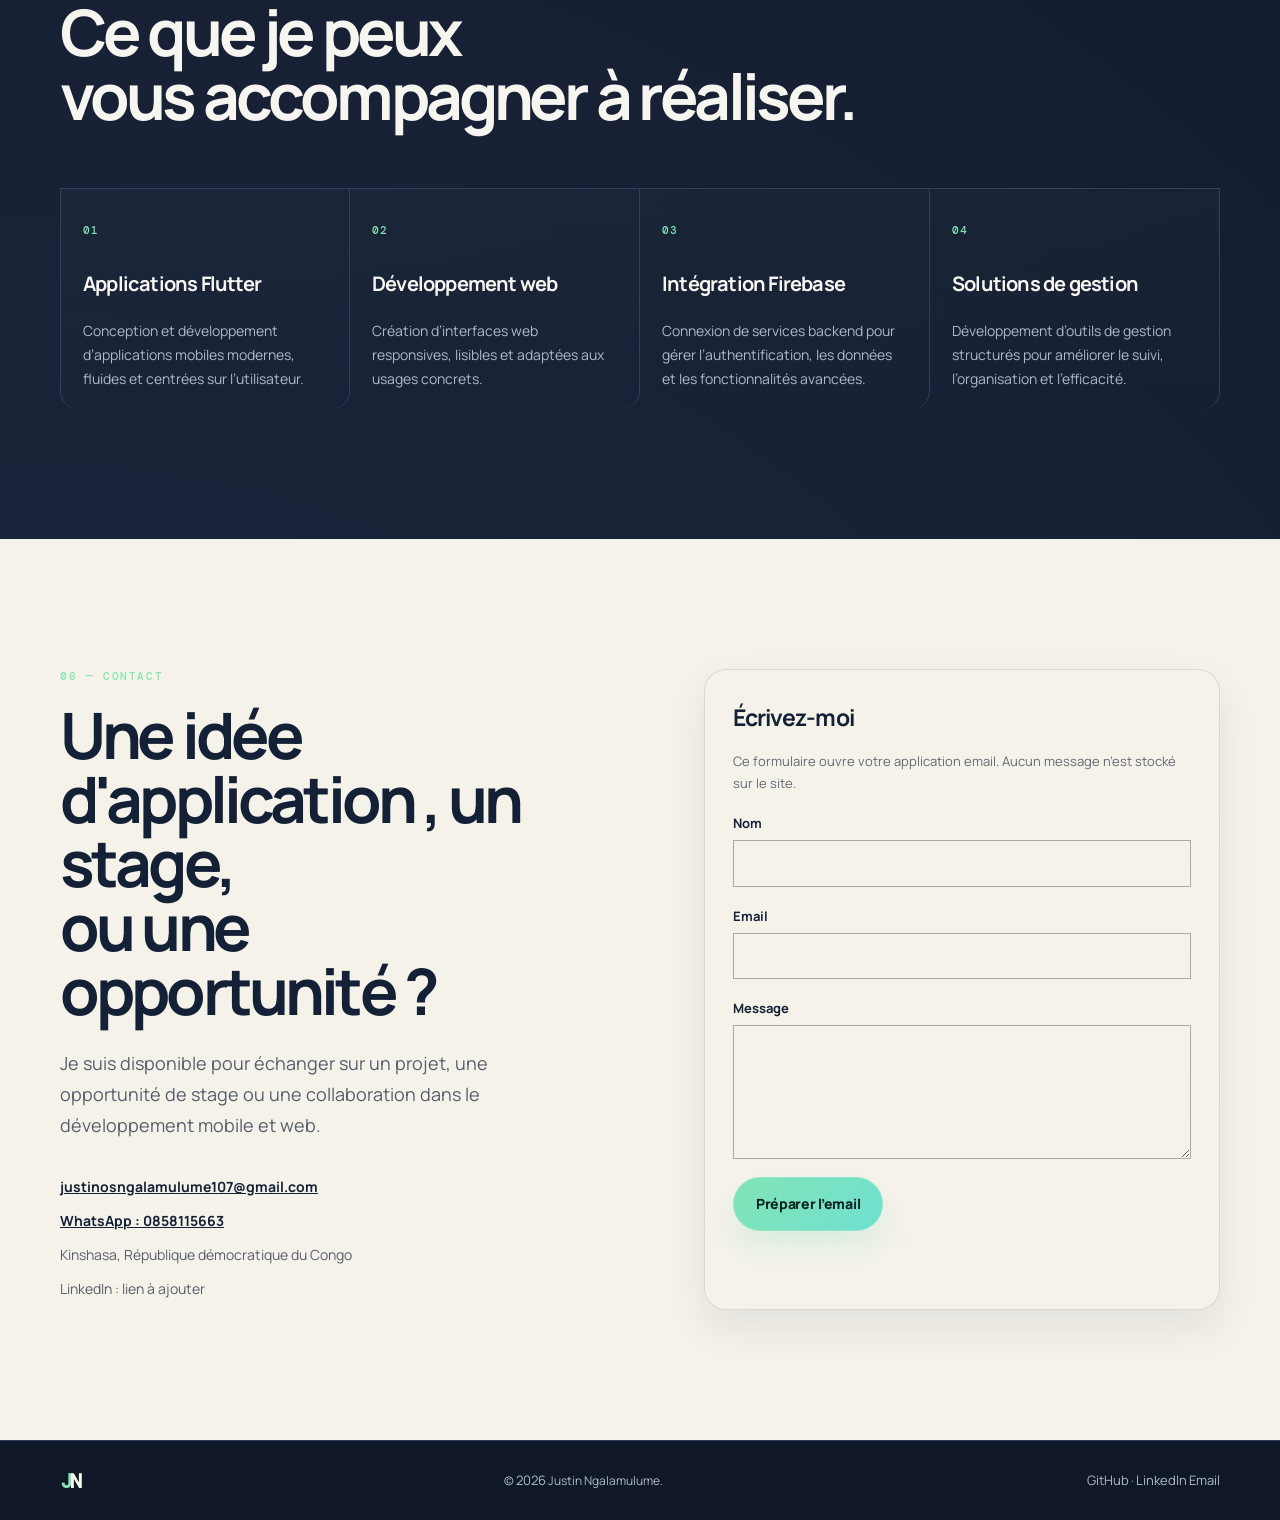
<file: docs/index.html>
<!doctype html>
<html lang="fr">

<head>
    <meta charset="utf-8">
    <meta name="viewport" content="width=device-width,initial-scale=1">
    <meta name="description"
        content="Portfolio de Justin Ngalamulume, développeur Flutter et Web basé à Kinshasa, RDC.">
    <meta name="author" content="Justin Ngalamulume">
    <meta name="theme-color" content="#101828">
    <title>Justin Ngalamulume | Développeur Flutter & Web</title>
    <link rel="preconnect" href="https://fonts.googleapis.com">
    <link rel="preconnect" href="https://fonts.gstatic.com" crossorigin>
    <link href="https://fonts.googleapis.com/css2?family=DM+Mono&family=Manrope:wght@400;500;600;700;800&display=swap"
        rel="stylesheet">
    <link rel="stylesheet" href="../style.css">
</head>

<body>
    <a class="skip" href="#main">Aller au contenu</a>
    <header id="top">
        <nav class="nav wrap" aria-label="Navigation principale">
            <a class="brand" href="#accueil" aria-label="Accueil de Justin Ngalamulume"><b>J</b>N</a>
            <button class="menu" aria-label="Ouvrir le menu" aria-controls="links" aria-expanded="false">
                <i></i><i></i><i></i>
            </button>
            <div class="links" id="links">
                <a href="#accueil">Accueil</a>
                <a href="#apropos">À propos</a>
                <a href="#competences">Compétences</a>
                <a href="#projets">Projets</a>
                <a href="#parcours">Parcours</a>
                <a href="#services">Services</a>
                <a href="#contact">Contact</a>
            </div>
            <button class="theme" aria-label="Activer le thème clair" title="Changer de thème">☼</button>
        </nav>
    </header>
    <main id="main">
        <section class="hero" id="accueil">
            <span class="orb one"></span><span class="orb two"></span>
            <div class="wrap hero-in">
                <div class="hero-copy">
                    <p class="kicker">Disponible pour un stage ou un job</p>
                    <p class="hello">Bonjour, je m'appelle</p>
                    <h1>Justin<br><em>Ngalamulume</em></h1>
                    <p class="role">Développeur <strong>Mobile flutter </strong> & Web</p>
                    <p class="intro">Je conçois des applications mobiles et des interfaces web qui allient simplicité, performance et expérience utilisateur.</p>
                    <div class="hero-meta">
                        <span class="pill">Mobile</span>
                        <span class="pill">Web</span>
                        <span class="pill">Kinshasa</span>
                    </div>
                    <p class="actions">
                        <a class="btn primary" href="#projets">Voir mes projets </a>
                        <a class="btn secondary" href="#contact">Me contacter</a>
                    </p>
                    <div class="stat-list">
                        <div class="stat">
                            <strong>3+</strong>
                            <span>Projets</span>
                        </div>
                        <div class="stat">
                            <strong>100%</strong>
                            <span>Motivation</span>
                        </div>
                        <div class="stat">
                            <strong>UX</strong>
                            <span>Focus</span>
                        </div>
                    </div>
                    <div class="social">
                        <a href="https://github.com/Justin-alt-debug" target="_blank" rel="noopener">GitHub </a>
                        <a href="mailto:justinosngalamulume107@gmail.com?subject=Contact%20portfolio">Email </a>
                        <a href="https://wa.me/243858115663" target="_blank" rel="noopener">WhatsApp </a>
                        <a href="https://www.linkedin.com/in/justino-s-ngalamulume-077237412/" target="_blank" rel="noopener">LinkedIn</a>
                    </div>
                </div>
                <div class="portrait-wrap">
                    <div class="portrait">
                        <img src="../mon%20portefolio/profils.jpg" alt="Portrait de Justin Ngalamulume" onerror="this.style.display='none';this.nextElementSibling.hidden=false">
                        <div class="portrait-placeholder"><span>JN</span>
                            <p>Portrait</p><small>../mon portefolio/profils.jpg</small>
                        </div>
                    </div>
                    <p class="portrait-caption"><span></span> Kinshasa, RDC</p>
                </div>
            </div>
        </section>

        <section class="section" id="apropos">
            <div class="wrap split">
                <div class="heading reveal">
                    <p class="kicker">01 — À propos</p>
                    <h2>Je construis des solutions<br>utiles et lisibles.</h2>
                </div>
                <div class="about reveal">
                    <p class="lead">Développeur passionné par le mobile et le web, je mets l’accent sur la création d’outils simples, performants et agréables à utiliser.</p>
                    <p>Mon approche consiste à transformer des idées en interfaces claires, des fonctionnalités utiles en applications concrètes et des projets en expériences qui répondent à des besoins réels.</p>
                    <p>Je cherche à développer mes compétences sur des projets ayant un impact visible, en combinant logique fonctionnelle, design réfléchi et qualité d’exécution.</p>
                    <div class="about-pills">
                        <span>Mobile</span>
                        <span>Web</span>
                        <span>UX</span>
                        <span>Firebase</span>
                        <span>API rest</span>
                    </div>
                </div>
            </div>
        </section>

        <section class="section tint" id="competences">
            <div class="wrap">
                <div class="heading reveal">
                    <p class="kicker">02 — Compétences</p>
                    <h2>Un socle technique<br>en constante progression.</h2>
                </div>
                <div class="skills reveal">
                    <article><small>01</small>
                        <h3>Mobile</h3>
                        <p class="tags"><b>Flutter</b><b>Dart</b><b>Firebase</b><b>Api rest</b></p>
                    </article>
                    <article><small>02</small>
                        <h3>Web</h3>
                        <p class="tags"><b>HTML5</b><b>CSS3</b><b>JavaScript</b><b>PHP</b><b>laravel</b></p>
                    </article>
                    <article><small>03</small>
                        <h3>Données & outils</h3>
                        <p class="tags"><b>MySQL</b><b>Git</b><b>GitHub</b></p>
                    </article>
                </div>
                <p class="hint">J’aime développer des projets qui combinent code propre, UX claire et solutions fonctionnelles.</p>
            </div>
        </section>

        <section class="section" id="projets">
            <div class="wrap">
                <div class="projects-head reveal">
                    <div class="heading">
                        <p class="kicker">03 — Projets</p>
                        <h2>Des idées mises<br>en application.</h2>
                    </div>
                    <a class="plain" href="https://github.com/Justin-alt-debug" target="_blank" rel="noopener">Voir GitHub </a>
                </div>
                <div class="projects">
                    <article class="project featured reveal">
                        <div class="visual portfolio-visual"><span>01</span><small> web</small>
                            <div class="portfolio-preview" aria-hidden="true">
                                <div class="preview-bar"><i></i><i></i><i></i><span>justin.dev</span></div>
                                <div class="preview-content">
                                    <div class="preview-copy"><small>PORTFOLIO</small><b>Justin<br>Ngalamulume</b><span></span><span></span></div>
                                    <div class="preview-avatar">JN</div>
                                </div>
                                <div class="preview-footer"><i></i><i></i><i></i></div>
                            </div>
                        </div>
                        <div class="body">
                            <p class="type">Site web · Portfolio personnel</p>
                            <h3>Mon portfolio</h3>
                            <p>Création de mon portfolio pour présenter mon profil, mes compétences et mes projets dans une interface responsive et soignée.</p>
                            <p><strong>Fonctionnalités</strong> — navigation par sections, thèmes clair et sombre, et formulaire de contact par e-mail.</p>
                            <p class="tags"><b>HTML5</b><b>CSS3</b><b>JavaScript</b></p>
                            <div class="disabled"><span>GitHub "bientôt disponible"</span><span>Démo "bientôt disponible"</span></div>
                        </div>
                    </article>
                    <article class="project featured reveal">
                        <div class="visual sos"><span>02</span> <span>  en cours</span><small>Mobile app</small>
                            <div class="phone"><i></i><b>SOS</b><em></em></div>
                        </div>
                        <div class="body">
                            <p class="type">Application mobile · Prototype</p>
                            <h3>Application SOS Sécurité</h3>
                            <p>Conception d’une application d’alerte rapide avec géolocalisation, pensée pour améliorer la communication et la réactivité face à des situations d’urgence.</p>
                            <p><strong>Focus du projet</strong> — signalement rapide, localisation, authentification et parcours d’urgence.</p>
                            <p class="tags"><b>Flutter</b><b>Dart</b><b>Firebase</b><b>Cloud Firestore</b></p>
                            <div class="disabled"><span>GitHub "bientôt disponible"</span><span>Démo "bientôt disponible"</span></div>
                        </div>
                    </article>
                    <article class="project reveal">
                        <div class="visual hymn"><span>03</span><span>  en cours</span><small>Mobile app</small>
                            <div class="music">♫<i></i><i></i><i></i></div>
                        </div>
                        <div class="body">
                            <p class="type">Application mobile · Concept</p>
                            <h3>Recueil de cantiques</h3>
                            <p>Projet orienté vers la consultation de contenus musicaux et la gestion simple d’une base de cantiques pour une meilleure accessibilité.</p>
                            <p><strong>Objectif</strong> — proposer une expérience de lecture claire, rapide et agréable sur mobile.</p>
                            <p class="tags"><b>Flutter</b><b>Dart</b><b>laravel</b><b>Api rest</b> <b>mysql</b></p>
                            <div class="disabled"><span>GitHub "bientôt disponible"</span><span>Démo "bientôt disponible"</span></div>
                        </div>
                    </article>
                    <article class="project reveal">
                        <div class="visual school"><span>04</span><span>  en cours</span><small>Prototype</small>
                            <div class="bars"><i></i><i></i><i></i><i></i></div>
                        </div>
                        <div class="body">
                            <p class="type">Système de gestion · Concept</p>
                            <h3>Gestion scolaire</h3>
                            <p>Prototype d’un système de gestion conçu pour organiser des données scolaires, faciliter les suivis et améliorer la structuration des informations.</p>
                            <p><strong>Approche</strong> — architecture logique, gestion des informations et interface fonctionnelle.</p>
                            <p class="tags"><b>Architecture</b><b>UI/UX</b><b>Gestion</b></p>
                            <div class="disabled"><span>GitHub "bientôt disponible"</span><span>Démo "bientôt disponible"</span></div>
                        </div>
                    </article>
                </div>
                <p class="hint">Je travaille actuellement à enrichir mes projets avec des fonctionnalités réelles, des démonstrations et des liens de publication.</p>
            </div>
        </section>

        <section class="section tint" id="parcours">
            <div class="wrap">
                <div class="heading reveal">
                    <p class="kicker">04 — Parcours</p>
                    <h2>Le chemin se<br>dessine petit à petit.</h2>
                </div>
                <ol class="timeline reveal">
                    <li><small>En cours</small>
                        <div>
                            <h3>Formation en développement</h3>
                            <p>Une licence en genie logiciel université pédagogique national(upn)</p>
                            <p>Envie d'approfondire les connaissance en informatique nous somme en cour de fomration pour obtenir un master </p>
                        </div>
                    </li>
                    <li><small>En cours</small>
                        <div>
                            <h3>Projets personnels</h3>
                            <p>Création de prototypes et d’applications explorant les besoins réels, l’expérience utilisateur et la logique métier.</p>
                        </div>
                    </li>
                    <li><small>À venir</small>
                        <div>
                            <h3>Objectif suivant</h3>
                            <p>Renforcer mon expertise via des projets concrets, des stages et des collaborations en développement digital.</p>
                        </div>
                    </li>
                </ol>
            </div>
        </section>

        <section class="section" id="services">
            <div class="wrap">
                <div class="heading reveal">
                    <p class="kicker">05 — Services</p>
                    <h2>Ce que je peux<br>vous accompagner à réaliser.</h2>
                </div>
                <div class="services reveal">
                    <article><small>01</small>
                        <h3>Applications Flutter</h3>
                        <p>Conception et développement d’applications mobiles modernes, fluides et centrées sur l’utilisateur.</p>
                    </article>
                    <article><small>02</small>
                        <h3>Développement web</h3>
                        <p>Création d’interfaces web responsives, lisibles et adaptées aux usages concrets.</p>
                    </article>
                    <article><small>03</small>
                        <h3>Intégration Firebase</h3>
                        <p>Connexion de services backend pour gérer l’authentification, les données et les fonctionnalités avancées.</p>
                    </article>
                    <article><small>04</small>
                        <h3>Solutions de gestion</h3>
                        <p>Développement d’outils de gestion structurés pour améliorer le suivi, l’organisation et l’efficacité.</p>
                    </article>
                </div>
            </div>
        </section>

        <section class="contact" id="contact">
            <div class="wrap contact-grid">
                <div class="reveal">
                    <p class="kicker">06 — Contact</p>
                    <h2>Une idée d'application , un stage,<br> ou une opportunité ?</h2>
                    <p class="intro">Je suis disponible pour échanger sur un projet, une opportunité de stage ou une collaboration dans le développement mobile et web.</p>
                    <div class="details">
                        <a href="mailto:justinosngalamulume107@gmail.com?subject=Contact%20portfolio">justinosngalamulume107@gmail.com </a>
                        <a href="https://wa.me/243858115663" target="_blank" rel="noopener">WhatsApp : 0858115663 </a>
                        <p>Kinshasa, République démocratique du Congo</p>
                        <p>LinkedIn : lien à ajouter</p>
                    </div>
                </div>
                <form class="form reveal" id="contact-form">
                    <div>
                        <h3>Écrivez-moi</h3>
                        <p>Ce formulaire ouvre votre application email. Aucun message n’est stocké sur le site.</p>
                    </div>
                    <label>Nom<input name="name" autocomplete="name" required></label>
                    <label>Email<input name="email" type="email" autocomplete="email" required></label>
                    <label>Message<textarea name="message" rows="5" required></textarea></label>
                    <button class="btn primary" type="submit">Préparer l’email </button>
                    <p id="status" aria-live="polite"></p>
                </form>
            </div>
        </section>
    </main>
    <footer>
        <div class="wrap footer">
            <a class="brand" href="#accueil"><b>J</b>N</a>
            <p>© <span id="year"></span> Justin Ngalamulume.</p>
            <p>
                <a href="https://github.com/Justin-alt-debug" target="_blank" rel="noopener">GitHub</a> ·
                <a href="https://www.linkedin.com/in/justino-s-ngalamulume-077237412/" target="_blank" rel="noopener">LinkedIn</a> <a href="mailto:justinosngalamulume107@gmail.com">Email</a>
            </p>
        </div>
    </footer>
    <a class="up" href="#top" aria-label="Retour en haut">↑</a>
    <script src="../main.js"></script>
</body>

</html>
</file>
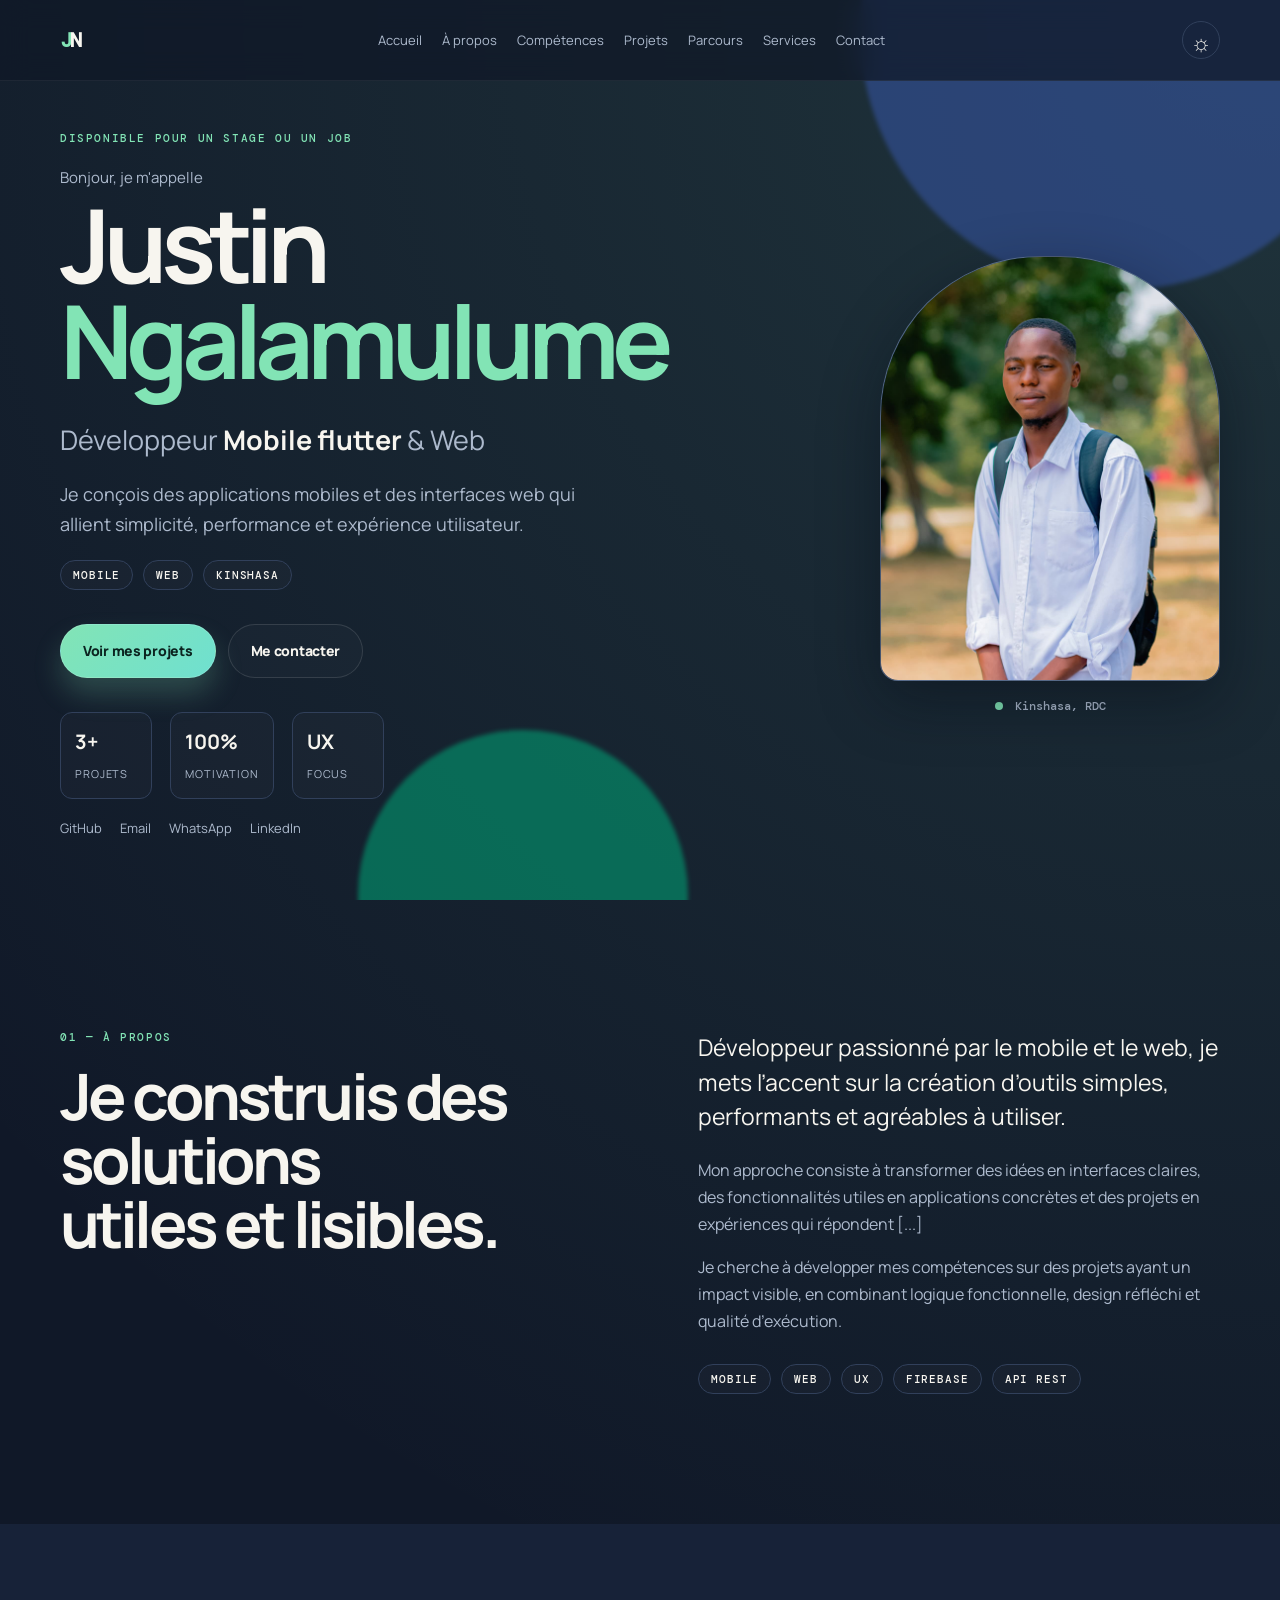
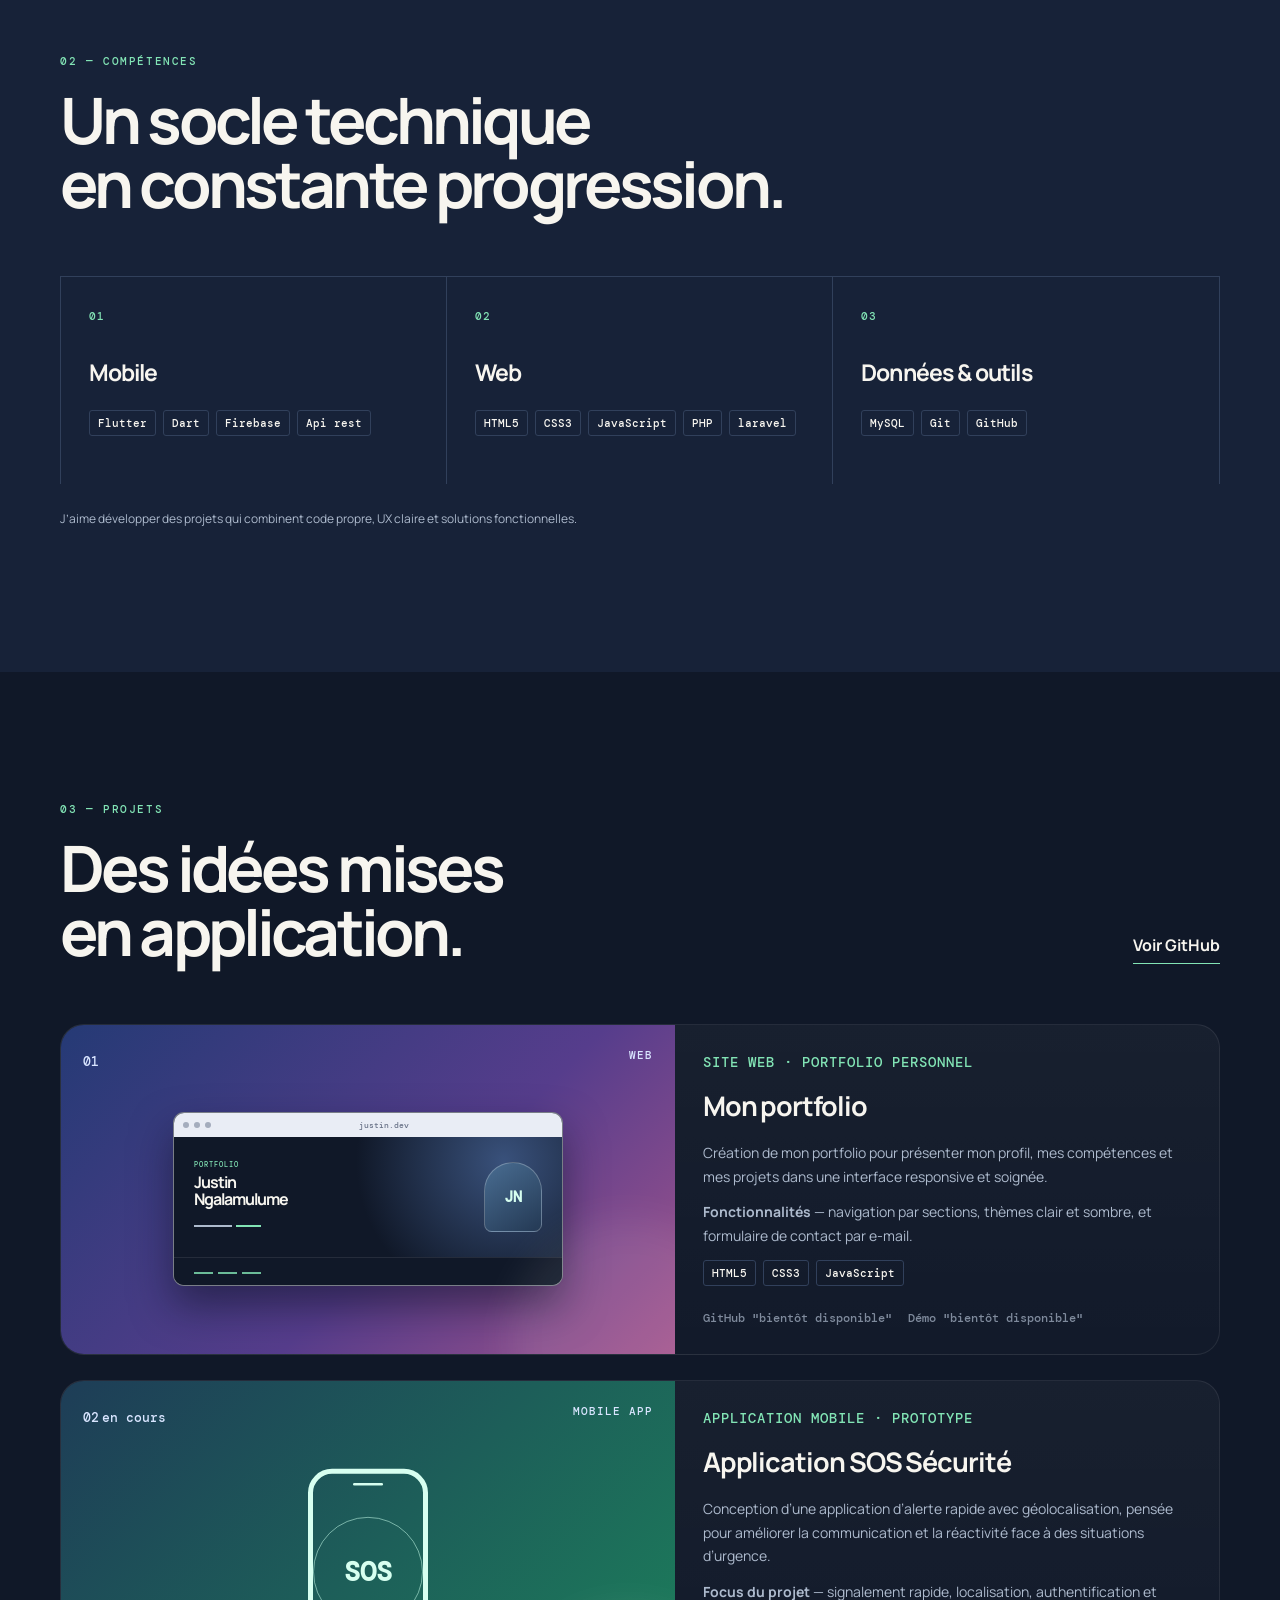
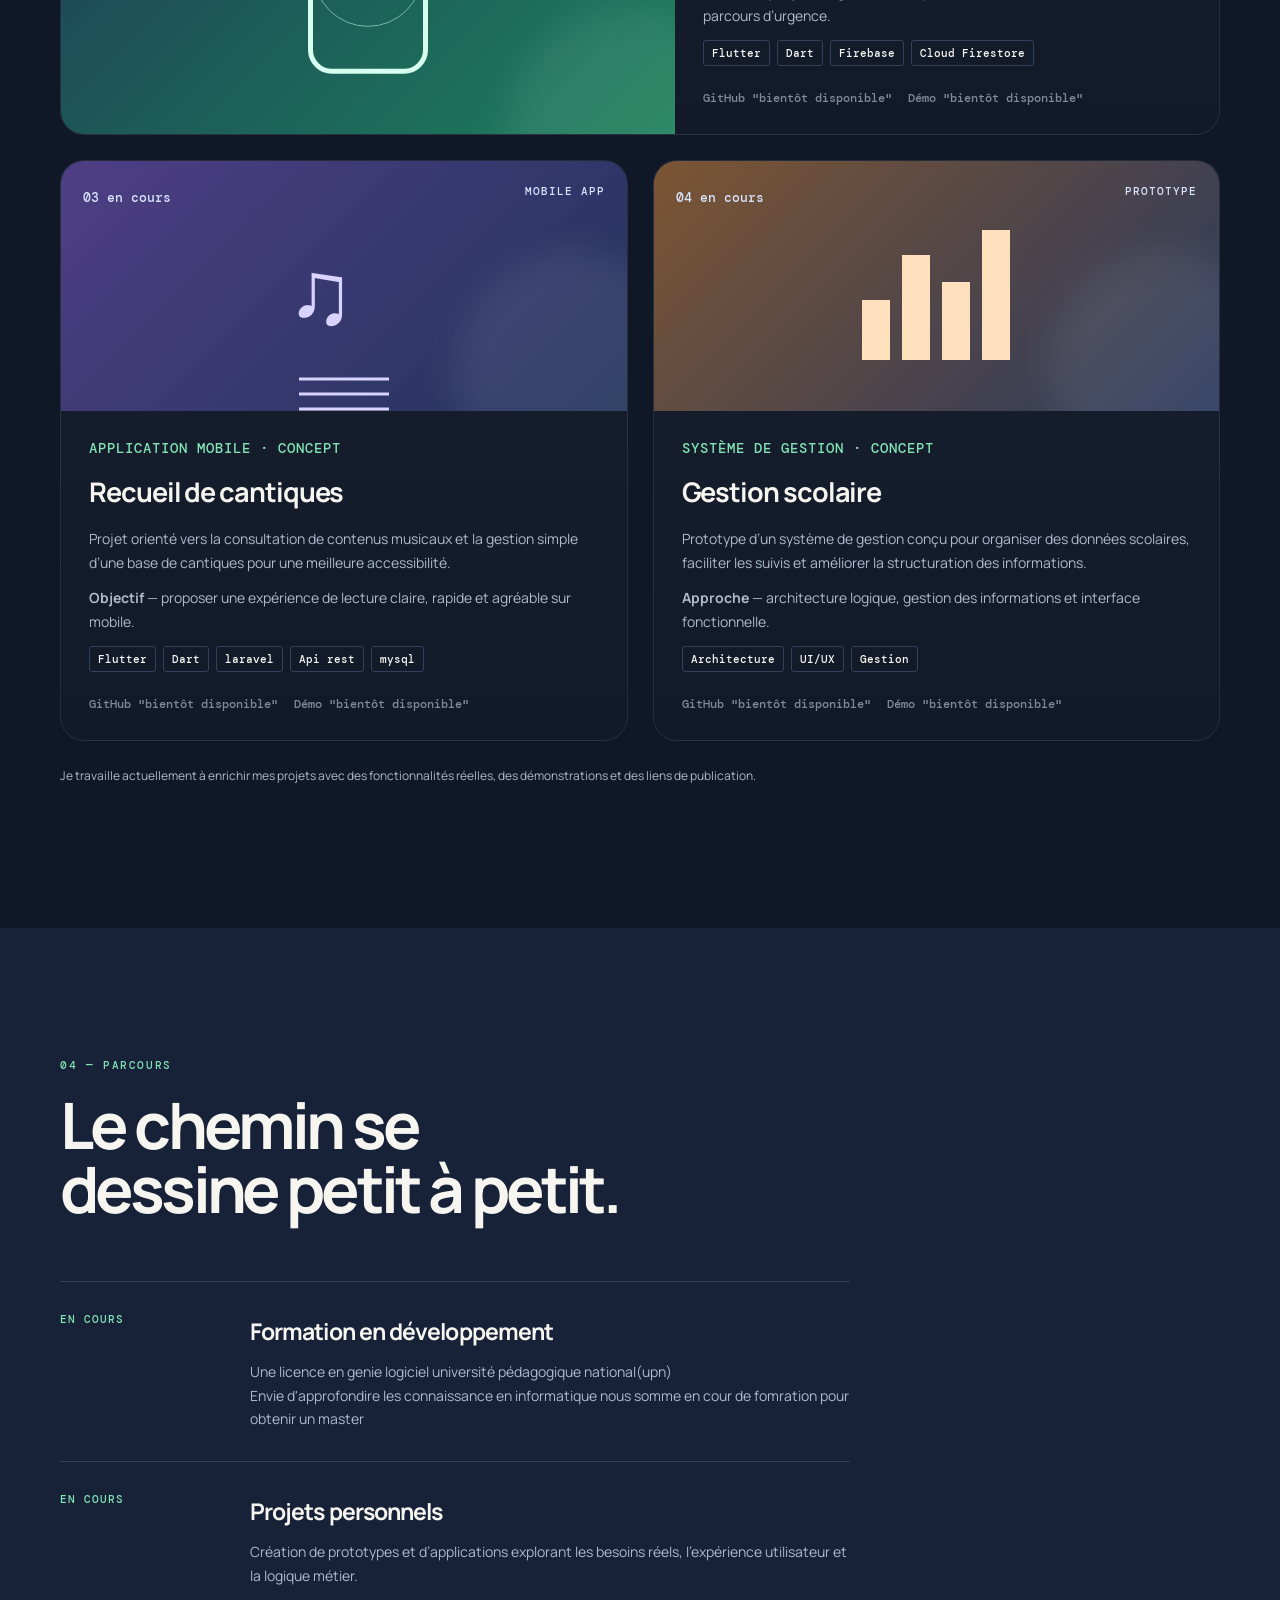
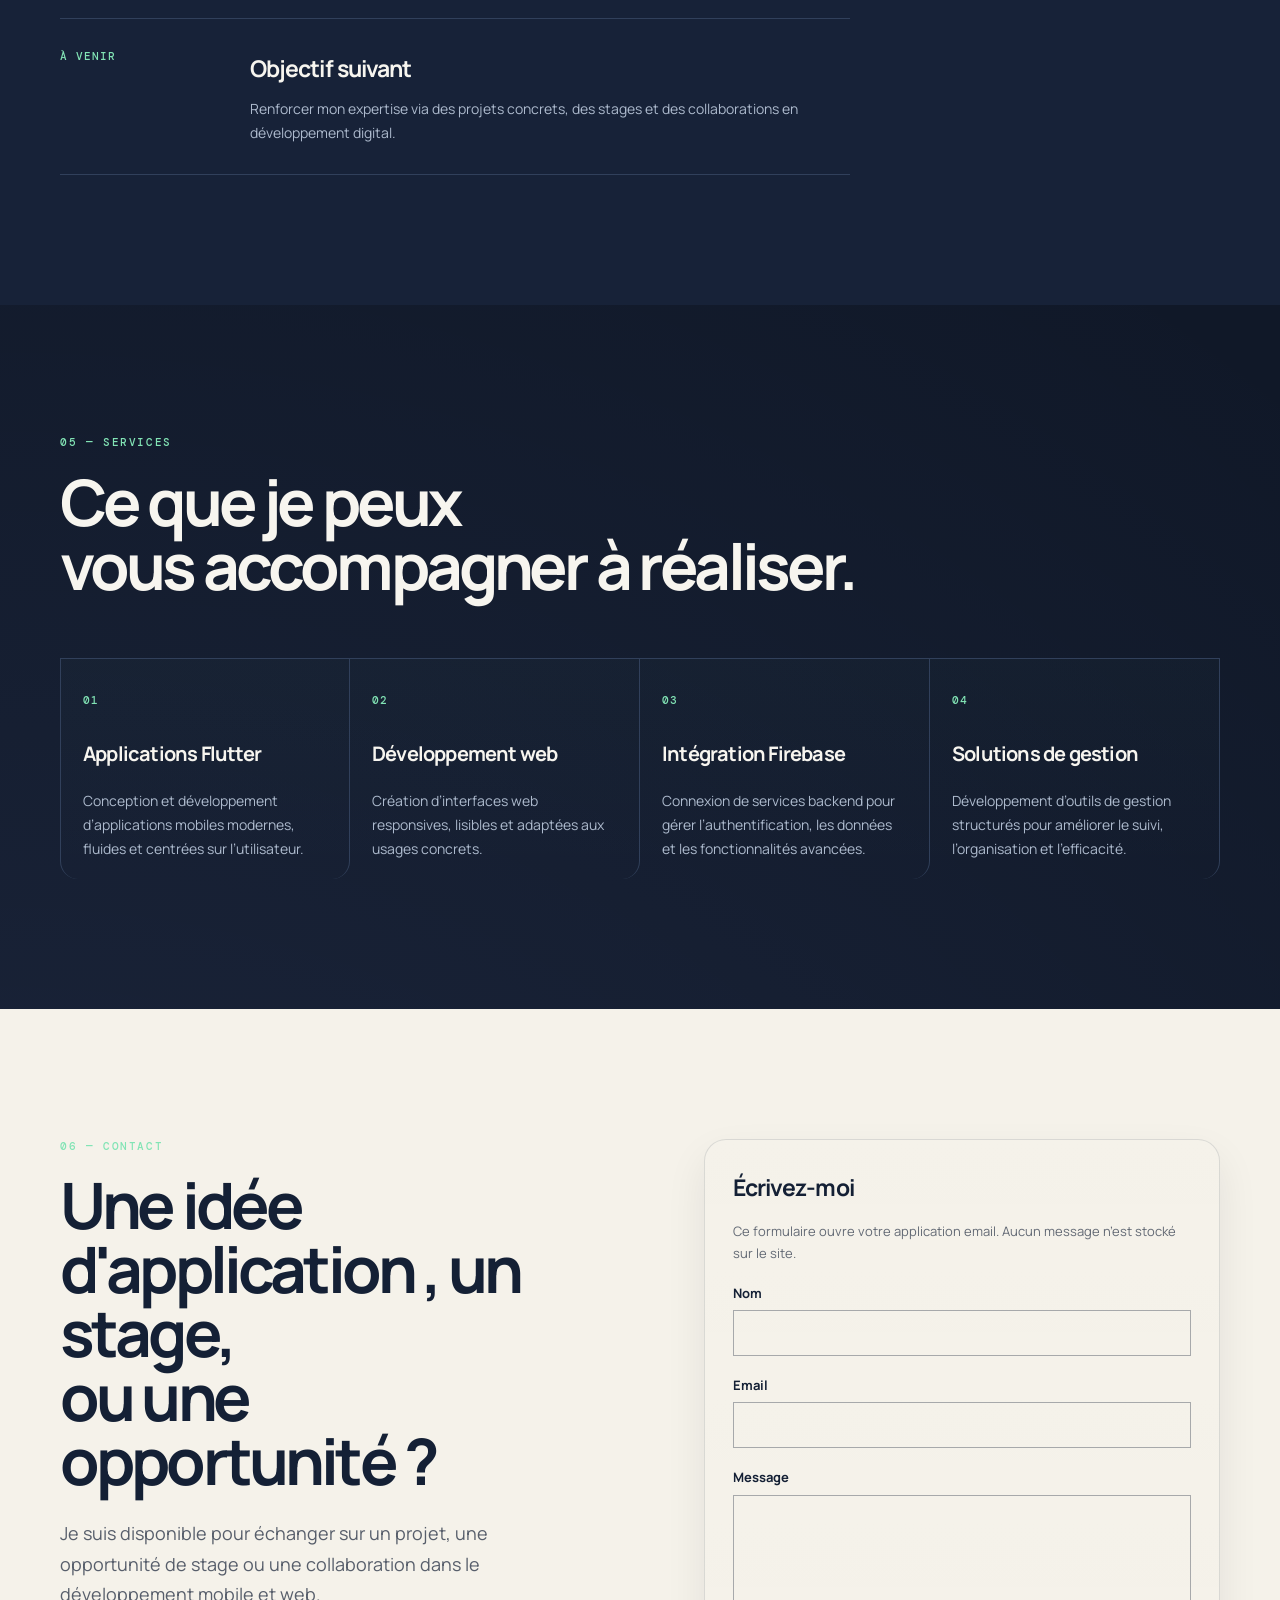
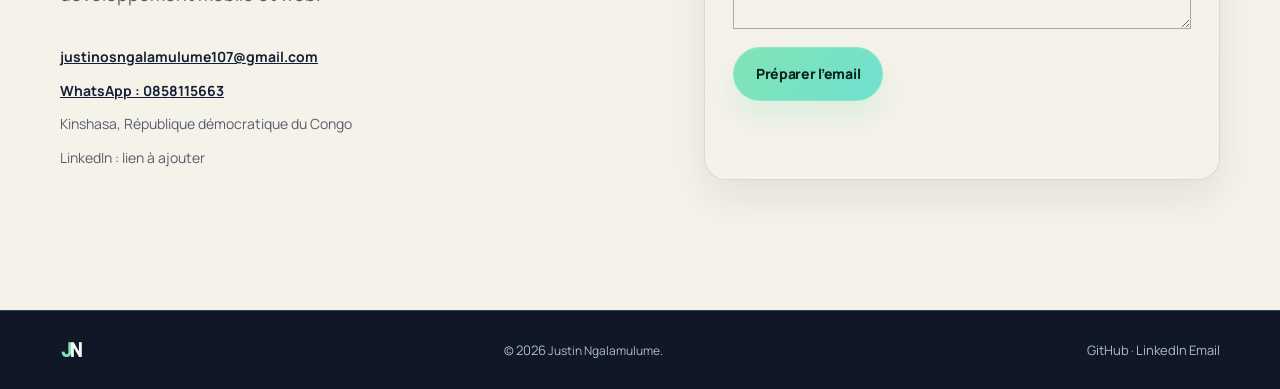
<file: mon portefolio/index.html>
<!doctype html>
<html lang="fr">

<head>
    <meta charset="utf-8">
    <meta name="viewport" content="width=device-width,initial-scale=1">
    <meta name="description"
        content="Portfolio de Justin Ngalamulume, développeur Flutter et Web basé à Kinshasa, RDC.">
    <meta name="author" content="Justin Ngalamulume">
    <meta name="theme-color" content="#101828">
    <title>Justin Ngalamulume | Développeur Flutter & Web</title>
    <link rel="preconnect" href="https://fonts.googleapis.com">
    <link rel="preconnect" href="https://fonts.gstatic.com" crossorigin>
    <link href="https://fonts.googleapis.com/css2?family=DM+Mono&family=Manrope:wght@400;500;600;700;800&display=swap"
        rel="stylesheet">
    <link rel="stylesheet" href="style.css">
</head>

<body>
    <a class="skip" href="#main">Aller au contenu</a>
    <header id="top">
        <nav class="nav wrap" aria-label="Navigation principale">
            <a class="brand" href="#accueil" aria-label="Accueil de Justin Ngalamulume"><b>J</b>N</a>
            <button class="menu" aria-label="Ouvrir le menu" aria-controls="links" aria-expanded="false">
                <i></i><i></i><i></i>
            </button>
            <div class="links" id="links">
                <a href="#accueil">Accueil</a>
                <a href="#apropos">À propos</a>
                <a href="#competences">Compétences</a>
                <a href="#projets">Projets</a>
                <a href="#parcours">Parcours</a>
                <a href="#services">Services</a>
                <a href="#contact">Contact</a>
            </div>
            <button class="theme" aria-label="Activer le thème clair" title="Changer de thème">☼</button>
        </nav>
    </header>
    <main id="main">
        <section class="hero" id="accueil">
            <span class="orb one"></span><span class="orb two"></span>
            <div class="wrap hero-in">
                <div class="hero-copy">
                    <p class="kicker">Disponible pour un stage ou un job</p>
                    <p class="hello">Bonjour, je m'appelle</p>
                    <h1>Justin<br><em>Ngalamulume</em></h1>
                    <p class="role">Développeur <strong>Mobile flutter </strong> & Web</p>
                    <p class="intro">Je conçois des applications mobiles et des interfaces web qui allient simplicité, performance et expérience utilisateur.</p>
                    <div class="hero-meta">
                        <span class="pill">Mobile</span>
                        <span class="pill">Web</span>
                        <span class="pill">Kinshasa</span>
                    </div>
                    <p class="actions">
                        <a class="btn primary" href="#projets">Voir mes projets </a>
                        <a class="btn secondary" href="#contact">Me contacter</a>
                    </p>
                    <div class="stat-list">
                        <div class="stat">
                            <strong>3+</strong>
                            <span>Projets</span>
                        </div>
                        <div class="stat">
                            <strong>100%</strong>
                            <span>Motivation</span>
                        </div>
                        <div class="stat">
                            <strong>UX</strong>
                            <span>Focus</span>
                        </div>
                    </div>
                    <div class="social">
                        <a href="https://github.com/Justin-alt-debug" target="_blank" rel="noopener">GitHub </a>
                        <a href="mailto:justinosngalamulume107@gmail.com?subject=Contact%20portfolio">Email </a>
                        <a href="https://wa.me/243858115663" target="_blank" rel="noopener">WhatsApp </a>
                        <a href="https://www.linkedin.com/in/justino-s-ngalamulume-077237412/" target="_blank" rel="noopener">LinkedIn</a>
                        <!-- <span>LinkedIn · bientôt</span> -->
                    </div>
                </div>
                <div class="portrait-wrap">
                    <div class="portrait">
                        <img src="profils.jpg" alt="Portrait de Justin Ngalamulume" onerror="this.style.display='none';this.nextElementSibling.hidden=false">
                        <div class="portrait-placeholder"><span>JN</span>
                            <p>Portrait</p><small>profils.jpg</small>
                        </div>
                    </div>
                    <p class="portrait-caption"><span></span> Kinshasa, RDC</p>
                </div>
            </div>
        </section>

        <section class="section" id="apropos">
            <div class="wrap split">
                <div class="heading reveal">
                    <p class="kicker">01 — À propos</p>
                    <h2>Je construis des solutions<br>utiles et lisibles.</h2>
                </div>
                <div class="about reveal">
                    <p class="lead">Développeur  passionné par le mobile et le web, je mets l’accent sur la création d’outils simples, performants et agréables à utiliser.</p>
                    <p>Mon approche consiste à transformer des idées en interfaces claires, des fonctionnalités utiles en applications concrètes et des projets en expériences qui répondent [...]</p>
                    <p>Je cherche à développer mes compétences sur des projets ayant un impact visible, en combinant logique fonctionnelle, design réfléchi et qualité d’exécution.</p>
                    <div class="about-pills">
                        <span>Mobile</span>
                        <span>Web</span>
                        <span>UX</span>
                        <span>Firebase</span>
                        <span>API rest</span>
                    </div>
                </div>
            </div>
        </section>

        <section class="section tint" id="competences">
            <div class="wrap">
                <div class="heading reveal">
                    <p class="kicker">02 — Compétences</p>
                    <h2>Un socle technique<br>en constante progression.</h2>
                </div>
                <div class="skills reveal">
                    <article><small>01</small>
                        <h3>Mobile</h3>
                        <p class="tags"><b>Flutter</b><b>Dart</b><b>Firebase</b><b>Api rest</b></p>
                    </article>
                    <article><small>02</small>
                        <h3>Web</h3>
                        <p class="tags"><b>HTML5</b><b>CSS3</b><b>JavaScript</b><b>PHP</b><b>laravel</b></p>
                    </article>
                    <article><small>03</small>
                        <h3>Données & outils</h3>
                        <p class="tags"><b>MySQL</b><b>Git</b><b>GitHub</b></p>
                    </article>
                </div>
                <p class="hint">J’aime développer des projets qui combinent code propre, UX claire et solutions fonctionnelles.</p>
            </div>
        </section>

        <section class="section" id="projets">
            <div class="wrap">
                <div class="projects-head reveal">
                    <div class="heading">
                        <p class="kicker">03 — Projets</p>
                        <h2>Des idées mises<br>en application.</h2>
                    </div>
                    <a class="plain" href="https://github.com/Justin-alt-debug" target="_blank" rel="noopener">Voir GitHub </a>
                </div>
                <div class="projects">
                    <article class="project featured reveal">
                        <div class="visual portfolio-visual"><span>01</span><small> web</small>
                            <div class="portfolio-preview" aria-hidden="true">
                                <div class="preview-bar"><i></i><i></i><i></i><span>justin.dev</span></div>
                                <div class="preview-content">
                                    <div class="preview-copy"><small>PORTFOLIO</small><b>Justin<br>Ngalamulume</b><span></span><span></span></div>
                                    <div class="preview-avatar">JN</div>
                                </div>
                                <div class="preview-footer"><i></i><i></i><i></i></div>
                            </div>
                        </div>
                        <div class="body">
                            <p class="type">Site web · Portfolio personnel</p>
                            <h3>Mon portfolio</h3>
                            <p>Création de mon portfolio pour présenter mon profil, mes compétences et mes projets dans une interface responsive et soignée.</p>
                            <p><strong>Fonctionnalités</strong> — navigation par sections, thèmes clair et sombre, et formulaire de contact par e-mail.</p>
                            <p class="tags"><b>HTML5</b><b>CSS3</b><b>JavaScript</b></p>
                            <div class="disabled"><span>GitHub "bientôt disponible"</span><span>Démo "bientôt disponible"</span></div>
                        </div>
                    </article>
                    <article class="project featured reveal">
                        <div class="visual sos"><span>02</span> <span>  en cours</span><small>Mobile app</small>
                            <div class="phone"><i></i><b>SOS</b><em></em></div>
                        </div>
                        <div class="body">
                            <p class="type">Application mobile · Prototype</p>
                            <h3>Application SOS Sécurité</h3>
                            <p>Conception d’une application d’alerte rapide avec géolocalisation, pensée pour améliorer la communication et la réactivité face à des situations d’urgence.</p>
                            <p><strong>Focus du projet</strong> — signalement rapide, localisation, authentification et parcours d’urgence.</p>
                            <p class="tags"><b>Flutter</b><b>Dart</b><b>Firebase</b><b>Cloud Firestore</b></p>
                            <div class="disabled"><span>GitHub "bientôt disponible"</span><span>Démo "bientôt disponible"</span></div>
                        </div>
                    </article>
                    <article class="project reveal">
                        <div class="visual hymn"><span>03</span><span>  en cours</span><small>Mobile app</small>
                            <div class="music">♫<i></i><i></i><i></i></div>
                        </div>
                        <div class="body">
                            <p class="type">Application mobile · Concept</p>
                            <h3>Recueil de cantiques</h3>
                            <p>Projet orienté vers la consultation de contenus musicaux et la gestion simple d’une base de cantiques pour une meilleure accessibilité.</p>
                            <p><strong>Objectif</strong> — proposer une expérience de lecture claire, rapide et agréable sur mobile.</p>
                            <p class="tags"><b>Flutter</b><b>Dart</b><b>laravel</b><b>Api rest</b> <b>mysql</b></p>
                            <div class="disabled"><span>GitHub "bientôt disponible"</span><span>Démo "bientôt disponible"</span></div>
                        </div>
                    </article>
                    <article class="project reveal">
                        <div class="visual school"><span>04</span><span>  en cours</span><small>Prototype</small>
                            <div class="bars"><i></i><i></i><i></i><i></i></div>
                        </div>
                        <div class="body">
                            <p class="type">Système de gestion · Concept</p>
                            <h3>Gestion scolaire</h3>
                            <p>Prototype d’un système de gestion conçu pour organiser des données scolaires, faciliter les suivis et améliorer la structuration des informations.</p>
                            <p><strong>Approche</strong> — architecture logique, gestion des informations et interface fonctionnelle.</p>
                            <p class="tags"><b>Architecture</b><b>UI/UX</b><b>Gestion</b></p>
                            <div class="disabled"><span>GitHub "bientôt disponible"</span><span>Démo "bientôt disponible"</span></div>
                        </div>
                    </article>
                </div>
                <p class="hint">Je travaille actuellement à enrichir mes projets avec des fonctionnalités réelles, des démonstrations et des liens de publication.</p>
            </div>
        </section>

        <section class="section tint" id="parcours">
            <div class="wrap">
                <div class="heading reveal">
                    <p class="kicker">04 — Parcours</p>
                    <h2>Le chemin se<br>dessine petit à petit.</h2>
                </div>
                <ol class="timeline reveal">
                    <li><small>En cours</small>
                        <div>
                            <h3>Formation en développement</h3>
                            <p>Une licence en genie logiciel université pédagogique national(upn)</p>
                            <p>Envie d'approfondire les connaissance en informatique nous somme en cour de fomration pour obtenir un master </p>
                            <!-- <p>Approfondissement des compétences en développement mobile, web et en conception de solutions numériques.</p> -->
                        </div>
                    </li>
                    <li><small>En cours</small>
                        <div>
                            <h3>Projets personnels</h3>
                            <p>Création de prototypes et d’applications explorant les besoins réels, l’expérience utilisateur et la logique métier.</p>
                        </div>
                    </li>
                    <li><small>À venir</small>
                        <div>
                            <h3>Objectif suivant</h3>
                            <p>Renforcer mon expertise via des projets concrets, des stages et des collaborations en développement digital.</p>
                        </div>
                    </li>
                </ol>
            </div>
        </section>

        <section class="section" id="services">
            <div class="wrap">
                <div class="heading reveal">
                    <p class="kicker">05 — Services</p>
                    <h2>Ce que je peux<br>vous accompagner à réaliser.</h2>
                </div>
                <div class="services reveal">
                    <article><small>01</small>
                        <h3>Applications Flutter</h3>
                        <p>Conception et développement d’applications mobiles modernes, fluides et centrées sur l’utilisateur.</p>
                    </article>
                    <article><small>02</small>
                        <h3>Développement web</h3>
                        <p>Création d’interfaces web responsives, lisibles et adaptées aux usages concrets.</p>
                    </article>
                    <article><small>03</small>
                        <h3>Intégration Firebase</h3>
                        <p>Connexion de services backend pour gérer l’authentification, les données et les fonctionnalités avancées.</p>
                    </article>
                    <article><small>04</small>
                        <h3>Solutions de gestion</h3>
                        <p>Développement d’outils de gestion structurés pour améliorer le suivi, l’organisation et l’efficacité.</p>
                    </article>
                </div>
            </div>
        </section>

        <section class="contact" id="contact">
            <div class="wrap contact-grid">
                <div class="reveal">
                    <p class="kicker">06 — Contact</p>
                    <h2>Une idée d'application , un stage,<br> ou une opportunité ?</h2>
                    <p class="intro">Je suis disponible pour échanger sur un projet, une opportunité de stage ou une collaboration dans le développement mobile et web.</p>
                    <div class="details">
                        <a href="mailto:justinosngalamulume107@gmail.com?subject=Contact%20portfolio">justinosngalamulume107@gmail.com </a>
                        <a href="https://wa.me/243858115663" target="_blank" rel="noopener">WhatsApp : 0858115663 </a>
                        <p>Kinshasa, République démocratique du Congo</p>
                        <p>LinkedIn : lien à ajouter</p>
                    </div>
                </div>
                <form class="form reveal" id="contact-form">
                    <div>
                        <h3>Écrivez-moi</h3>
                        <p>Ce formulaire ouvre votre application email. Aucun message n’est stocké sur le site.</p>
                    </div>
                    <label>Nom<input name="name" autocomplete="name" required></label>
                    <label>Email<input name="email" type="email" autocomplete="email" required></label>
                    <label>Message<textarea name="message" rows="5" required></textarea></label>
                    <button class="btn primary" type="submit">Préparer l’email </button>
                    <p id="status" aria-live="polite"></p>
                </form>
            </div>
        </section>
    </main>
    <footer>
        <div class="wrap footer">
            <a class="brand" href="#accueil"><b>J</b>N</a>
            <p>© <span id="year"></span> Justin Ngalamulume.</p>
            <p>
                <a href="https://github.com/Justin-alt-debug" target="_blank" rel="noopener">GitHub</a> ·
                <a href="https://www.linkedin.com/in/justino-s-ngalamulume-077237412/" target="_blank" rel="noopener">LinkedIn</a> <a href="mailto:justinosngalamulume107@gmail.com">Email</a>
            </p>
        </div>
    </footer>
    <a class="up" href="#top" aria-label="Retour en haut">↑</a>
    <script src="main.js"></script>
</body>

</html>
</file>
<file: style.css>
/* Root site styling copied from your portfolio. */
:root {
    --bg: #101828;
    --surface: #172238;
    --paper: #f5f2ea;
    --text: #f7f5ef;
    --muted: #adbacd;
    --ink: #142035;
    --line: #31405b;
    --accent: #82e4b5;
    --accent2: #8dabff;
    --shadow: 0 20px 60px #060b1566
}

html { scroll-behavior: smooth }
* { box-sizing: border-box }
body {
    margin: 0;
    background: radial-gradient(circle at top right, rgba(130, 228, 181, .14), transparent 25%), radial-gradient(circle at bottom left, rgba(141, 171, 255, .12), transparent 30%), var(--bg);
    color: var(--text);
    font: 16px/1.7 Manrope, Arial, sans-serif;
    transition: background .3s, color .3s
}
body.light {
    --bg: #f7f5ef;
    --surface: #eee9df;
    --paper: #101828;
    --text: #142035;
    --muted: #526074;
    --ink: #f7f5ef;
    --line: #c9c2b8;
    --accent: #087d5a;
    --accent2: #345bdc;
    --shadow: 0 20px 60px #53617622
}
.wrap { width: min(1160px, calc(100% - 48px)); margin: auto }
.skip { position: fixed; left: 10px; top: -60px; background: var(--accent); color: #061c18; padding: 8px; z-index: 20 }
.skip:focus { top: 10px }
.nav { height: 80px; display: flex; align-items: center; gap: 26px }
.site-header, header {
    position: fixed; z-index: 10; inset: 0 0 auto; background: rgba(16, 24, 40, .72); backdrop-filter: blur(14px); border-bottom: 1px solid rgba(255, 255, 255, .06)
}
body.light header { background: rgba(247, 245, 239, .72) }
.brand { font: 700 20px/1 "DM Mono", monospace; color: var(--text); text-decoration: none; letter-spacing: -2px }
.brand b { color: var(--accent); font-weight: inherit }
.links { display: flex; align-items: center; justify-content: center; gap: 20px; flex: 1 }
.links a, .social a, footer a { color: var(--muted); text-decoration: none; font-size: 13px }
.links a:hover, .social a:hover, footer a:hover { color: var(--accent) }
button { font: inherit }
.theme, .menu { border: 0; background: transparent; color: var(--text); cursor: pointer }
.theme { font-size: 23px; width: 38px; height: 38px; border: 1px solid var(--line); border-radius: 50% }
.menu { display: none }
.hero { min-height: 100vh; display: flex; align-items: center; position: relative; overflow: hidden }
.hero-in { position: relative; padding: 120px 0 50px }
.orb { position: absolute; border-radius: 50%; filter: blur(2px); opacity: .55 }
.one { width: 520px; height: 520px; background: #3756a8; top: -230px; right: -100px }
.two { width: 330px; height: 330px; background: #00a778; bottom: -160px; left: 28% }
.kicker { font: 500 11px/1.3 "DM Mono", monospace; color: var(--accent); letter-spacing: 1.6px; text-transform: uppercase; margin: 0 0 20px }
.hero h1, h2 { font-size: clamp(48px, 8vw, 102px); line-height: .94; letter-spacing: -.07em; margin: 0 }
.hero h1 em { font-style: normal; color: var(--accent) }
.role { font-size: clamp(19px, 2.3vw, 27px); color: var(--muted); margin: 28px 0 16px }
.role strong { color: var(--text) }
.hero-meta, .about-pills { display: flex; flex-wrap: wrap; gap: 10px; margin-top: 20px }
.pill, .about-pills span { display: inline-flex; align-items: center; justify-content: center; border-radius: 999px; border: 1px solid var(--line); background: rgba(255, 255, 255, .02); color: var(--text); padding: 7px 12px; font: 500 11px "DM Mono", monospace; letter-spacing: .08em; text-transform: uppercase }
.intro { max-width: 540px; color: var(--muted); font-size: 18px; margin: 0 }
.stat-list { display: flex; gap: 18px; flex-wrap: wrap; margin: 28px 0 18px }
.stat { min-width: 92px; padding: 12px 14px; border: 1px solid var(--line); border-radius: 12px; background: rgba(255, 255, 255, .02) }
.stat strong { display: block; font-size: 20px; color: var(--text) }
.stat span { color: var(--muted); font-size: 11px; text-transform: uppercase; letter-spacing: .08em }
.actions { display: flex; gap: 12px; margin: 34px 0 }
.btn { display: inline-flex; align-items: center; justify-content: center; text-decoration: none; padding: 14px 22px; border-radius: 999px; font-weight: 800; font-size: 14px; transition: .2s ease; letter-spacing: -.02em }
.primary { background: linear-gradient(135deg, var(--accent), #6fe0d0); color: #0b2420; border: 1px solid rgba(255,255,255,.15); box-shadow: 0 16px 28px rgba(130, 228, 181, .22) }
body.light .primary { box-shadow: 0 16px 28px rgba(26, 134, 103, .18) }
.primary:hover { transform: translateY(-3px) scale(1.01); box-shadow: 0 20px 32px rgba(130, 228, 181, .28) }
.secondary { border: 1px solid rgba(255,255,255,.12); color: var(--text); background: rgba(255,255,255,.02) }
.secondary:hover { border-color: rgba(130, 228, 181, .55); box-shadow: 0 12px 22px rgba(130, 228, 181, .08) }
.social { display: flex; gap: 18px; flex-wrap: wrap }
.social span, footer span { font-size: 13px; color: var(--muted) }
.section { padding: 130px 0 }
.tint { background: var(--surface) }
.split { display: grid; grid-template-columns: 1fr 1fr; gap: 10% }
.heading h2, .contact h2 { font-size: clamp(38px, 5vw, 67px); line-height: 1; letter-spacing: -.06em; margin: 0 }
.about { color: var(--muted); font-size: 16px }
.lead { font-size: 23px; line-height: 1.5; color: var(--text); margin-top: 0 }
.about aside { display: flex; gap: 13px; border-left: 2px solid var(--accent); padding: 16px; margin-top: 32px; background: color-mix(in srgb, var(--accent) 8%, transparent); font-size: 14px }
.about aside>span { color: var(--muted) }
.about aside b { color: var(--text) }
.about-pills { margin-top: 28px }
.skills { display: grid; grid-template-columns: repeat(3, 1fr); margin-top: 60px; border-top: 1px solid var(--line) }
.skills article { padding: 24px 28px 32px; border-right: 1px solid var(--line); min-height: 180px }
.skills article:first-child { border-left: 1px solid var(--line) }
small, .type { font: 500 11px "DM Mono", monospace; color: var(--accent); letter-spacing: 1px; text-transform: uppercase }
.skills h3, .services h3, .project h3, .timeline h3, .form h3 { font-size: 23px; margin: 25px 0 18px; letter-spacing: -.04em }
.tags { display: flex; gap: 7px; flex-wrap: wrap }
.tags b { font: 500 11px "DM Mono", monospace; color: var(--text); border: 1px solid var(--line); padding: 5px 8px; border-radius: 3px }
.hint { font-size: 12px; color: var(--muted); margin-top: 25px }
.projects-head { display: flex; align-items: end; justify-content: space-between; margin-bottom: 60px }
.plain { color: var(--text); font-weight: 700; text-decoration: none; border-bottom: 1px solid var(--accent); padding-bottom: 4px }
.projects { display: grid; grid-template-columns: 1fr 1fr; gap: 25px }
.project { background: linear-gradient(180deg, rgba(255,255,255,0.035), rgba(255,255,255,0.01)); border: 1px solid rgba(255,255,255,.08); border-radius: 24px; overflow: hidden; display: flex; flex-direction: column; transition: transform .25s, box-shadow .25s }
.project:hover { transform: translateY(-6px); box-shadow: 0 28px 60px rgba(15, 23, 42, .28) }
.featured { grid-column: span 2; display: grid; grid-template-columns: 1.06fr .94fr }
.visual { min-height: 250px; position: relative; overflow: hidden; padding: 22px; background: linear-gradient(135deg, #1f3454, #102239) }
.visual::after { content: ""; position: absolute; inset: auto -12% -32% auto; width: 240px; height: 240px; background: rgba(255,255,255,.08); border-radius: 50%; filter: blur(18px) }
.visual>span { font: 500 13px "DM Mono"; color: #d9e5ff }
.visual>small { position: absolute; right: 22px; top: 23px; color: #d9e5ff }
.sos { background: linear-gradient(135deg, #1e3d57, #1c805b) }
.hymn { background: linear-gradient(135deg, #4f3e85, #21335b) }
.school { background: linear-gradient(135deg, #7c5533, #29385d) }
.portfolio-visual { background: linear-gradient(135deg, #253a75, #563d8c 58%, #a3548c) }
.portfolio-preview { position: absolute; left: 50%; top: 53%; width: min(76%, 390px); height: 174px; overflow: hidden; transform: translate(-50%, -50%); border: 1px solid #ffffff70; border-radius: 11px; background: #101828; box-shadow: 0 20px 40px #090e1d80 }
.preview-bar { height: 24px; display: flex; align-items: center; gap: 5px; padding: 0 9px; background: #e9edf5 }
.preview-bar i { width: 6px; height: 6px; border-radius: 50%; background: #a4adbd }
.preview-bar span { margin: 0 auto; color: #687287; font: 500 8px "DM Mono", monospace }
.preview-content { height: 120px; display: flex; align-items: center; justify-content: space-between; padding: 12px 20px; color: #f7f5ef; background: radial-gradient(circle at 85% 20%, #39517b, transparent 43%), #101828 }
.preview-copy small { display: block; margin-bottom: 5px; color: #82e4b5; font: 500 7px "DM Mono", monospace; letter-spacing: 1px }
.preview-copy b { display: block; font-size: 16px; line-height: 1.05; letter-spacing: -.06em }
.preview-copy span { display: inline-block; width: 38px; margin: 7px 4px 0 0; border-top: 2px solid #adbacd }
.preview-copy span:last-child { width: 25px; border-color: #82e4b5 }
.preview-avatar { width: 58px; height: 70px; display: grid; place-items: center; border: 1px solid #ffffff40; border-radius: 30px 30px 8px 8px; background: linear-gradient(145deg, #496d92, #243954); color: #d7fff0; font: 700 15px "DM Mono", monospace }
.preview-footer { height: 30px; display: flex; align-items: center; gap: 5px; padding: 0 20px; border-top: 1px solid #ffffff16; background: #101828 }
.preview-footer i { width: 19px; border-top: 2px solid #82e4b5; opacity: .8 }
.phone { width: 120px; height: 205px; border: 5px solid #d7fff0; border-radius: 24px; position: absolute; left: 50%; top: 50%; transform: translate(-50%, -43%); display: grid; place-items: center; color: #d7fff0 }
.phone i { position: absolute; top: 9px; width: 30px; border-top: 3px solid #d7fff0; border-radius: 5px }
.phone b { font: 700 27px "DM Mono"; z-index: 1 }
.phone em { position: absolute; width: 110px; height: 110px; border: 1px solid #c9ffed88; border-radius: 50%; animation: pulse 2s infinite }
.music { font-size: 90px; color: #d8d3ff; position: absolute; left: 50%; top: 50%; transform: translate(-50%, -35%) }
.music i { display: block; border-top: 3px solid #d8d3ff; width: 90px; margin: 12px }
.bars { display: flex; gap: 12px; justify-content: center; align-items: end; height: 150px }
.bars i { width: 28px; background: #ffe0bd }
.bars i:nth-child(1) { height: 60px }
.bars i:nth-child(2) { height: 105px }
.bars i:nth-child(3) { height: 78px }
.bars i:nth-child(4) { height: 130px }
.body { padding: 28px; display: flex; flex-direction: column; gap: 12px }
.body p { color: var(--muted); font-size: 14px; margin: 0 }
.body .type { color: var(--accent) }
.body h3 { margin: 0; font-size: 27px }
.disabled { display: flex; gap: 16px; margin-top: auto; padding-top: 12px }
.disabled span { font: 500 12px "DM Mono"; color: var(--muted); opacity: .7 }
.timeline { max-width: 790px; padding: 0; margin: 60px 0 0; list-style: none; border-top: 1px solid var(--line) }
.timeline li { padding: 30px 0; display: grid; grid-template-columns: 160px 1fr; gap: 30px; border-bottom: 1px solid var(--line) }
.timeline h3 { margin: 0 0 9px }
.timeline p, .services p { margin: 0; color: var(--muted); font-size: 14px }
.services { display: grid; grid-template-columns: repeat(4, 1fr); border-top: 1px solid var(--line); margin-top: 60px }
.services article { border-right: 1px solid var(--line); padding: 26px 22px 12px; min-height: 220px; background: linear-gradient(180deg, rgba(130, 228, 181, .02), transparent); border-radius: 0 0 18px 18px }
.services article:first-child { border-left: 1px solid var(--line) }
.services h3 { font-size: 20px }
.contact { padding: 130px 0; background: var(--paper); color: var(--ink) }
.contact .kicker { color: var(--accent) }
.contact-grid { display: grid; grid-template-columns: 1fr 1fr; gap: 11% }
.contact .intro { color: color-mix(in srgb, var(--ink) 70%, transparent); margin-top: 25px }
.details { margin-top: 35px }
.details>* { display: block; margin: 10px 0; color: color-mix(in srgb, var(--ink) 70%, transparent); font-size: 14px }
.details a { color: var(--ink); font-weight: 700 }
.form { background: linear-gradient(180deg, rgba(255,255,255,.04), rgba(255,255,255,.02)); padding: 28px; border: 1px solid rgba(20,32,53,.12); border-radius: 22px; box-shadow: 0 18px 40px rgba(15, 23, 42, .08) }
.form h3 { margin: 0 }
.form>div p { font-size: 13px; color: color-mix(in srgb, var(--ink) 65%, transparent) }
.form label { display: block; font-size: 13px; font-weight: 700; margin: 18px 0 }
.form input, .form textarea { display: block; width: 100%; margin-top: 6px; padding: 11px; border: 1px solid color-mix(in srgb, var(--ink) 35%, transparent); background: transparent; color: var(--ink); font: inherit; resize: vertical }
.form input:focus, .form textarea:focus { outline: 2px solid var(--accent); border-color: transparent }
.form #status { font-size: 12px; color: color-mix(in srgb, var(--ink) 65%, transparent) }
footer { padding: 28px 0; background: var(--bg); border-top: 1px solid var(--line) }
.footer { display: flex; align-items: center; justify-content: space-between; gap: 20px }
.footer p { margin: 0; color: var(--muted); font-size: 12px }
.up { position: fixed; right: 20px; bottom: 20px; width: 42px; height: 42px; border-radius: 50%; background: var(--accent); color: #09251d; display: grid; place-items: center; text-decoration: none; font-size: 20px; opacity: 0; pointer-events: none; transition: .2s }
.up.visible { opacity: 1; pointer-events: auto }
.reveal { opacity: 0; transform: translateY(22px); transition: .65s ease }
.reveal.show { opacity: 1; transform: none }
@keyframes pulse { to { transform: scale(1.6); opacity: 0 } }
@media(max-width:760px) {
    .wrap { width: min(100% - 34px, 1160px) }
    .nav { height: 68px }
    .menu { display: flex; flex-direction: column; gap: 4px; order: 2 }
    .menu i { display: block; width: 21px; border-top: 2px solid var(--text) }
    .theme { order: 1; margin-left: auto }
    .links { display: none; position: absolute; top: 68px; left: 0; right: 0; padding: 18px; background: var(--bg); border-bottom: 1px solid var(--line); box-shadow: var(--shadow); flex-direction: column; align-items: flex-start }
    .links.open { display: flex }
    .hero { min-height: 760px }
    .hero-in { padding-top: 120px }
    .section, .contact { padding: 85px 0 }
    .split, .contact-grid { grid-template-columns: 1fr; gap: 45px }
    .skills, .services { grid-template-columns: 1fr; }
    .skills article, .services article { border-left: 1px solid var(--line); border-right: 1px solid var(--line) }
    .featured { grid-template-columns: 1fr }
    .projects { grid-template-columns: 1fr }
    .projects-head, .footer { display: block; }
    .projects-head > * { margin-bottom: 18px; }
    .timeline li { grid-template-columns: 1fr; gap: 14px }
}
</file>
<file: mon portefolio/style.css>
:root {
    --bg: #101828;
    --surface: #172238;
    --paper: #f5f2ea;
    --text: #f7f5ef;
    --muted: #adbacd;
    --ink: #142035;
    --line: #31405b;
    --accent: #82e4b5;
    --accent2: #8dabff;
    --shadow: 0 20px 60px #060b1566
}

html {
    scroll-behavior: smooth
}

* {
    box-sizing: border-box
}

body {
    margin: 0;
    background: radial-gradient(circle at top right, rgba(130, 228, 181, .14), transparent 25%), radial-gradient(circle at bottom left, rgba(141, 171, 255, .12), transparent 30%), var(--bg);
    color: var(--text);
    font: 16px/1.7 Manrope, Arial, sans-serif;
    transition: background .3s, color .3s
}

body.light {
    --bg: #f7f5ef;
    --surface: #eee9df;
    --paper: #101828;
    --text: #142035;
    --muted: #526074;
    --ink: #f7f5ef;
    --line: #c9c2b8;
    --accent: #087d5a;
    --accent2: #345bdc;
    --shadow: 0 20px 60px #53617622
}

.wrap {
    width: min(1160px, calc(100% - 48px));
    margin: auto
}

.skip {
    position: fixed;
    left: 10px;
    top: -60px;
    background: var(--accent);
    color: #061c18;
    padding: 8px;
    z-index: 20
}

.skip:focus {
    top: 10px
}

.nav {
    height: 80px;
    display: flex;
    align-items: center;
    gap: 26px
}

.site-header,
header {
    position: fixed;
    z-index: 10;
    inset: 0 0 auto;
    background: rgba(16, 24, 40, .72);
    backdrop-filter: blur(14px);
    border-bottom: 1px solid rgba(255, 255, 255, .06)
}

body.light header {
    background: rgba(247, 245, 239, .72)
}

.brand {
    font: 700 20px/1 "DM Mono", monospace;
    color: var(--text);
    text-decoration: none;
    letter-spacing: -2px
}

.brand b {
    color: var(--accent);
    font-weight: inherit
}

.links {
    display: flex;
    align-items: center;
    justify-content: center;
    gap: 20px;
    flex: 1
}

.links a,
.social a,
footer a {
    color: var(--muted);
    text-decoration: none;
    font-size: 13px
}

.links a:hover,
.social a:hover,
footer a:hover {
    color: var(--accent)
}

button {
    font: inherit
}

.theme,
.menu {
    border: 0;
    background: transparent;
    color: var(--text);
    cursor: pointer
}

.theme {
    font-size: 23px;
    width: 38px;
    height: 38px;
    border: 1px solid var(--line);
    border-radius: 50%
}

.menu {
    display: none
}

.hero {
    min-height: 100vh;
    display: flex;
    align-items: center;
    position: relative;
    overflow: hidden
}

.hero-in {
    position: relative;
    padding: 120px 0 50px
}

.orb {
    position: absolute;
    border-radius: 50%;
    filter: blur(2px);
    opacity: .55
}

.one {
    width: 520px;
    height: 520px;
    background: #3756a8;
    top: -230px;
    right: -100px
}

.two {
    width: 330px;
    height: 330px;
    background: #00a778;
    bottom: -160px;
    left: 28%
}

.kicker {
    font: 500 11px/1.3 "DM Mono", monospace;
    color: var(--accent);
    letter-spacing: 1.6px;
    text-transform: uppercase;
    margin: 0 0 20px
}

.hero h1,
h2 {
    font-size: clamp(48px, 8vw, 102px);
    line-height: .94;
    letter-spacing: -.07em;
    margin: 0
}

.hero h1 em {
    font-style: normal;
    color: var(--accent)
}

.role {
    font-size: clamp(19px, 2.3vw, 27px);
    color: var(--muted);
    margin: 28px 0 16px
}

.role strong {
    color: var(--text)
}

.hero-meta,
.about-pills {
    display: flex;
    flex-wrap: wrap;
    gap: 10px;
    margin-top: 20px
}

.pill,
.about-pills span {
    display: inline-flex;
    align-items: center;
    justify-content: center;
    border-radius: 999px;
    border: 1px solid var(--line);
    background: rgba(255, 255, 255, .02);
    color: var(--text);
    padding: 7px 12px;
    font: 500 11px "DM Mono", monospace;
    letter-spacing: .08em;
    text-transform: uppercase
}

.intro {
    max-width: 540px;
    color: var(--muted);
    font-size: 18px;
    margin: 0
}

.stat-list {
    display: flex;
    gap: 18px;
    flex-wrap: wrap;
    margin: 28px 0 18px
}

.stat {
    min-width: 92px;
    padding: 12px 14px;
    border: 1px solid var(--line);
    border-radius: 12px;
    background: rgba(255, 255, 255, .02)
}

.stat strong {
    display: block;
    font-size: 20px;
    color: var(--text)
}

.stat span {
    color: var(--muted);
    font-size: 11px;
    text-transform: uppercase;
    letter-spacing: .08em
}

.actions {
    display: flex;
    gap: 12px;
    margin: 34px 0
}

.btn {
    display: inline-flex;
    align-items: center;
    justify-content: center;
    text-decoration: none;
    padding: 14px 22px;
    border-radius: 999px;
    font-weight: 800;
    font-size: 14px;
    transition: .2s ease;
    letter-spacing: -.02em
}

.primary {
    background: linear-gradient(135deg, var(--accent), #6fe0d0);
    color: #0b2420;
    border: 1px solid rgba(255,255,255,.15);
    box-shadow: 0 16px 28px rgba(130, 228, 181, .22)
}

body.light .primary {
    box-shadow: 0 16px 28px rgba(26, 134, 103, .18)
}

.primary:hover {
    transform: translateY(-3px) scale(1.01);
    box-shadow: 0 20px 32px rgba(130, 228, 181, .28)
}

.secondary {
    border: 1px solid rgba(255,255,255,.12);
    color: var(--text);
    background: rgba(255,255,255,.02)
}

.secondary:hover {
    border-color: rgba(130, 228, 181, .55);
    box-shadow: 0 12px 22px rgba(130, 228, 181, .08)
}

.social {
    display: flex;
    gap: 18px;
    flex-wrap: wrap
}

.social span,
footer span {
    font-size: 13px;
    color: var(--muted)
}

.section {
    padding: 130px 0
}

.tint {
    background: var(--surface)
}

.split {
    display: grid;
    grid-template-columns: 1fr 1fr;
    gap: 10%
}

.heading h2,
.contact h2 {
    font-size: clamp(38px, 5vw, 67px);
    line-height: 1;
    letter-spacing: -.06em;
    margin: 0
}

.about {
    color: var(--muted);
    font-size: 16px
}

.lead {
    font-size: 23px;
    line-height: 1.5;
    color: var(--text);
    margin-top: 0
}

.about aside {
    display: flex;
    gap: 13px;
    border-left: 2px solid var(--accent);
    padding: 16px;
    margin-top: 32px;
    background: color-mix(in srgb, var(--accent) 8%, transparent);
    font-size: 14px
}

.about aside>span {
    color: var(--muted)
}

.about aside b {
    color: var(--text)
}

.about-pills {
    margin-top: 28px
}

.skills {
    display: grid;
    grid-template-columns: repeat(3, 1fr);
    margin-top: 60px;
    border-top: 1px solid var(--line)
}

.skills article {
    padding: 24px 28px 32px;
    border-right: 1px solid var(--line);
    min-height: 180px
}

.skills article:first-child {
    border-left: 1px solid var(--line)
}

small,
.type {
    font: 500 11px "DM Mono", monospace;
    color: var(--accent);
    letter-spacing: 1px;
    text-transform: uppercase
}

.skills h3,
.services h3,
.project h3,
.timeline h3,
.form h3 {
    font-size: 23px;
    margin: 25px 0 18px;
    letter-spacing: -.04em
}

.tags {
    display: flex;
    gap: 7px;
    flex-wrap: wrap
}

.tags b {
    font: 500 11px "DM Mono", monospace;
    color: var(--text);
    border: 1px solid var(--line);
    padding: 5px 8px;
    border-radius: 3px
}

.hint {
    font-size: 12px;
    color: var(--muted);
    margin-top: 25px
}

.projects-head {
    display: flex;
    align-items: end;
    justify-content: space-between;
    margin-bottom: 60px
}

.plain {
    color: var(--text);
    font-weight: 700;
    text-decoration: none;
    border-bottom: 1px solid var(--accent);
    padding-bottom: 4px
}

.projects {
    display: grid;
    grid-template-columns: 1fr 1fr;
    gap: 25px
}

.project {
    background: linear-gradient(180deg, rgba(255,255,255,0.035), rgba(255,255,255,0.01));
    border: 1px solid rgba(255,255,255,.08);
    border-radius: 24px;
    overflow: hidden;
    display: flex;
    flex-direction: column;
    transition: transform .25s, box-shadow .25s
}

.project:hover {
    transform: translateY(-6px);
    box-shadow: 0 28px 60px rgba(15, 23, 42, .28)
}

.featured {
    grid-column: span 2;
    display: grid;
    grid-template-columns: 1.06fr .94fr
}

.visual {
    min-height: 250px;
    position: relative;
    overflow: hidden;
    padding: 22px;
    background: linear-gradient(135deg, #1f3454, #102239)
}

.visual::after {
    content: "";
    position: absolute;
    inset: auto -12% -32% auto;
    width: 240px;
    height: 240px;
    background: rgba(255,255,255,.08);
    border-radius: 50%;
    filter: blur(18px)
}

.visual>span {
    font: 500 13px "DM Mono";
    color: #d9e5ff
}

.visual>small {
    position: absolute;
    right: 22px;
    top: 23px;
    color: #d9e5ff
}

.sos {
    background: linear-gradient(135deg, #1e3d57, #1c805b)
}

.hymn {
    background: linear-gradient(135deg, #4f3e85, #21335b)
}

.school {
    background: linear-gradient(135deg, #7c5533, #29385d)
}

.portfolio-visual {
    background: linear-gradient(135deg, #253a75, #563d8c 58%, #a3548c)
}

.portfolio-preview {
    position: absolute;
    left: 50%;
    top: 53%;
    width: min(76%, 390px);
    height: 174px;
    overflow: hidden;
    transform: translate(-50%, -50%);
    border: 1px solid #ffffff70;
    border-radius: 11px;
    background: #101828;
    box-shadow: 0 20px 40px #090e1d80
}

.preview-bar {
    height: 24px;
    display: flex;
    align-items: center;
    gap: 5px;
    padding: 0 9px;
    background: #e9edf5
}

.preview-bar i {
    width: 6px;
    height: 6px;
    border-radius: 50%;
    background: #a4adbd
}

.preview-bar span {
    margin: 0 auto;
    color: #687287;
    font: 500 8px "DM Mono", monospace
}

.preview-content {
    height: 120px;
    display: flex;
    align-items: center;
    justify-content: space-between;
    padding: 12px 20px;
    color: #f7f5ef;
    background: radial-gradient(circle at 85% 20%, #39517b, transparent 43%), #101828
}

.preview-copy small {
    display: block;
    margin-bottom: 5px;
    color: #82e4b5;
    font: 500 7px "DM Mono", monospace;
    letter-spacing: 1px
}

.preview-copy b {
    display: block;
    font-size: 16px;
    line-height: 1.05;
    letter-spacing: -.06em
}

.preview-copy span {
    display: inline-block;
    width: 38px;
    margin: 7px 4px 0 0;
    border-top: 2px solid #adbacd
}

.preview-copy span:last-child {
    width: 25px;
    border-color: #82e4b5
}

.preview-avatar {
    width: 58px;
    height: 70px;
    display: grid;
    place-items: center;
    border: 1px solid #ffffff40;
    border-radius: 30px 30px 8px 8px;
    background: linear-gradient(145deg, #496d92, #243954);
    color: #d7fff0;
    font: 700 15px "DM Mono", monospace
}

.preview-footer {
    height: 30px;
    display: flex;
    align-items: center;
    gap: 5px;
    padding: 0 20px;
    border-top: 1px solid #ffffff16;
    background: #101828
}

.preview-footer i {
    width: 19px;
    border-top: 2px solid #82e4b5;
    opacity: .8
}

.phone {
    width: 120px;
    height: 205px;
    border: 5px solid #d7fff0;
    border-radius: 24px;
    position: absolute;
    left: 50%;
    top: 50%;
    transform: translate(-50%, -43%);
    display: grid;
    place-items: center;
    color: #d7fff0
}

.phone i {
    position: absolute;
    top: 9px;
    width: 30px;
    border-top: 3px solid #d7fff0;
    border-radius: 5px
}

.phone b {
    font: 700 27px "DM Mono";
    z-index: 1
}

.phone em {
    position: absolute;
    width: 110px;
    height: 110px;
    border: 1px solid #c9ffed88;
    border-radius: 50%;
    animation: pulse 2s infinite
}

.music {
    font-size: 90px;
    color: #d8d3ff;
    position: absolute;
    left: 50%;
    top: 50%;
    transform: translate(-50%, -35%)
}

.music i {
    display: block;
    border-top: 3px solid #d8d3ff;
    width: 90px;
    margin: 12px
}

.bars {
    display: flex;
    gap: 12px;
    justify-content: center;
    align-items: end;
    height: 150px
}

.bars i {
    width: 28px;
    background: #ffe0bd
}

.bars i:nth-child(1) {
    height: 60px
}

.bars i:nth-child(2) {
    height: 105px
}

.bars i:nth-child(3) {
    height: 78px
}

.bars i:nth-child(4) {
    height: 130px
}

.body {
    padding: 28px;
    display: flex;
    flex-direction: column;
    gap: 12px
}

.body p {
    color: var(--muted);
    font-size: 14px;
    margin: 0
}

.body .type {
    color: var(--accent)
}

.body h3 {
    margin: 0;
    font-size: 27px
}

.disabled {
    display: flex;
    gap: 16px;
    margin-top: auto;
    padding-top: 12px
}

.disabled span {
    font: 500 12px "DM Mono";
    color: var(--muted);
    opacity: .7
}

.timeline {
    max-width: 790px;
    padding: 0;
    margin: 60px 0 0;
    list-style: none;
    border-top: 1px solid var(--line)
}

.timeline li {
    padding: 30px 0;
    display: grid;
    grid-template-columns: 160px 1fr;
    gap: 30px;
    border-bottom: 1px solid var(--line)
}

.timeline h3 {
    margin: 0 0 9px
}

.timeline p,
.services p {
    margin: 0;
    color: var(--muted);
    font-size: 14px
}

.services {
    display: grid;
    grid-template-columns: repeat(4, 1fr);
    border-top: 1px solid var(--line);
    margin-top: 60px
}

.services article {
    border-right: 1px solid var(--line);
    padding: 26px 22px 12px;
    min-height: 220px;
    background: linear-gradient(180deg, rgba(130, 228, 181, .02), transparent);
    border-radius: 0 0 18px 18px
}

.services article:first-child {
    border-left: 1px solid var(--line)
}

.services h3 {
    font-size: 20px
}

.contact {
    padding: 130px 0;
    background: var(--paper);
    color: var(--ink)
}

.contact .kicker {
    color: var(--accent)
}

.contact-grid {
    display: grid;
    grid-template-columns: 1fr 1fr;
    gap: 11%
}

.contact .intro {
    color: color-mix(in srgb, var(--ink) 70%, transparent);
    margin-top: 25px
}

.details {
    margin-top: 35px
}

.details>* {
    display: block;
    margin: 10px 0;
    color: color-mix(in srgb, var(--ink) 70%, transparent);
    font-size: 14px
}

.details a {
    color: var(--ink);
    font-weight: 700
}

.form {
    background: linear-gradient(180deg, rgba(255,255,255,.04), rgba(255,255,255,.02));
    padding: 28px;
    border: 1px solid rgba(20,32,53,.12);
    border-radius: 22px;
    box-shadow: 0 18px 40px rgba(15, 23, 42, .08)
}

.form h3 {
    margin: 0
}

.form>div p {
    font-size: 13px;
    color: color-mix(in srgb, var(--ink) 65%, transparent)
}

.form label {
    display: block;
    font-size: 13px;
    font-weight: 700;
    margin: 18px 0
}

.form input,
.form textarea {
    display: block;
    width: 100%;
    margin-top: 6px;
    padding: 11px;
    border: 1px solid color-mix(in srgb, var(--ink) 35%, transparent);
    background: transparent;
    color: var(--ink);
    font: inherit;
    resize: vertical
}

.form input:focus,
.form textarea:focus {
    outline: 2px solid var(--accent);
    border-color: transparent
}

.form #status {
    font-size: 12px;
    color: color-mix(in srgb, var(--ink) 65%, transparent)
}

footer {
    padding: 28px 0;
    background: var(--bg);
    border-top: 1px solid var(--line)
}

.footer {
    display: flex;
    align-items: center;
    justify-content: space-between;
    gap: 20px
}

.footer p {
    margin: 0;
    color: var(--muted);
    font-size: 12px
}

.up {
    position: fixed;
    right: 20px;
    bottom: 20px;
    width: 42px;
    height: 42px;
    border-radius: 50%;
    background: var(--accent);
    color: #09251d;
    display: grid;
    place-items: center;
    text-decoration: none;
    font-size: 20px;
    opacity: 0;
    pointer-events: none;
    transition: .2s
}

.up.visible {
    opacity: 1;
    pointer-events: auto
}

.reveal {
    opacity: 0;
    transform: translateY(22px);
    transition: .65s ease
}

.reveal.show {
    opacity: 1;
    transform: none
}

@keyframes pulse {
    to {
        transform: scale(1.6);
        opacity: 0
    }
}

@media(max-width:760px) {
    .wrap {
        width: min(100% - 34px, 1160px)
    }

    .nav {
        height: 68px
    }

    .menu {
        display: flex;
        flex-direction: column;
        gap: 4px;
        order: 2
    }

    .menu i {
        display: block;
        width: 21px;
        border-top: 2px solid var(--text)
    }

    .theme {
        order: 1;
        margin-left: auto
    }

    .links {
        display: none;
        position: absolute;
        top: 68px;
        left: 0;
        right: 0;
        padding: 18px;
        background: var(--bg);
        border-bottom: 1px solid var(--line);
        box-shadow: var(--shadow);
        flex-direction: column;
        align-items: flex-start
    }

    .links.open {
        display: flex
    }

    .hero {
        min-height: 760px
    }

    .hero-in {
        padding-top: 120px
    }

    .section,
    .contact {
        padding: 85px 0
    }

    .split,
    .contact-grid {
        grid-template-columns: 1fr;
        gap: 45px
    }

    .skills,
    .services {
        grid-template-columns: 1fr
    }

    .skills article,
    .services article {
        border-left: 1px solid var(--line);
        border-bottom: 1px solid var(--line);
        min-height: auto
    }

    .projects {
        grid-template-columns: 1fr
    }

    .featured {
        grid-column: auto;
        display: flex
    }

    .visual {
        min-height: 210px
    }

    .projects-head {
        display: block
    }

    .projects-head .plain {
        display: inline-block;
        margin-top: 25px
    }

    .timeline li {
        grid-template-columns: 1fr;
        gap: 8px
    }

    .footer {
        align-items: flex-start;
        flex-direction: column
    }

    .social {
        gap: 12px
    }

    .actions {
        flex-wrap: wrap
    }

    .stat-list {
        display: grid;
        grid-template-columns: repeat(3, minmax(70px, 1fr));
        gap: 10px
    }
}

@media(prefers-reduced-motion:reduce) {

    *,
    html {
        scroll-behavior: auto !important;
        animation: none !important;
        transition: none !important
    }

    .reveal {
        opacity: 1;
        transform: none
    }
}

/* Accueil plus personnel + emplacement pour votre photo */
.hero-in {
    display: grid;
    grid-template-columns: minmax(0, 1.15fr) minmax(250px, .65fr);
    align-items: center;
    gap: clamp(35px, 8vw, 110px)
}

.hello {
    font-size: 15px;
    color: var(--muted);
    margin: 0 0 6px
}

.portrait-wrap {
    justify-self: end;
    width: min(100%, 340px);
    position: relative
}

.portrait {
    aspect-ratio: 4/5;
    position: relative;
    overflow: hidden;
    background: linear-gradient(155deg, #324a70, #1a2b48);
    border-radius: 160px 160px 18px 18px;
    border: 1px solid #ffffff30;
    box-shadow: var(--shadow)
}

.portrait img {
    position: absolute;
    inset: 0;
    width: 100%;
    height: 100%;
    object-fit: cover;
    transform: scale(1.25);
    transform-origin: center;
    z-index: 2
}

.portrait-placeholder {
    height: 100%;
    display: grid;
    place-content: center;
    text-align: center;
    background: radial-gradient(circle at 50% 35%, #789dcc 0 15%, transparent 15.5%), linear-gradient(150deg, #375a80, #192943);
    color: #e5f3ff
}

.portrait-placeholder span {
    display: block;
    margin: auto auto 18px;
    width: 112px;
    height: 112px;
    border-radius: 50%;
    display: grid;
    place-items: center;
    background: #ffffff20;
    border: 1px solid #ffffff44;
    font: 700 33px "DM Mono", monospace;
    letter-spacing: -4px
}

.portrait-placeholder p {
    margin: 0;
    font-weight: 700
}

.portrait-placeholder small {
    margin-top: 7px;
    color: #d5e7ff;
    font-size: 9px;
    letter-spacing: 0;
    text-transform: none
}

.portrait-caption {
    font: 500 12px "DM Mono", monospace;
    margin: 17px 0 0;
    text-align: center;
    color: var(--muted)
}

.portrait-caption span {
    display: inline-block;
    width: 8px;
    height: 8px;
    background: var(--accent);
    border-radius: 50%;
    margin-right: 5px
}

@media(max-width:760px) {
    .hero-in {
        display: flex;
        flex-direction: column;
        align-items: flex-start
    }

    .portrait-wrap {
        order: -1;
        align-self: center;
        width: 180px
    }

    .portrait {
        border-radius: 90px 90px 14px 14px
    }

    .portrait-placeholder span {
        width: 70px;
        height: 70px;
        font-size: 23px
    }

    .portrait-placeholder small {
        display: none
    }

    .portrait-caption {
        font-size: 10px
    }

    .hero {
        min-height: unset;
        padding: 120px 0 70px
    }
}
</file>
